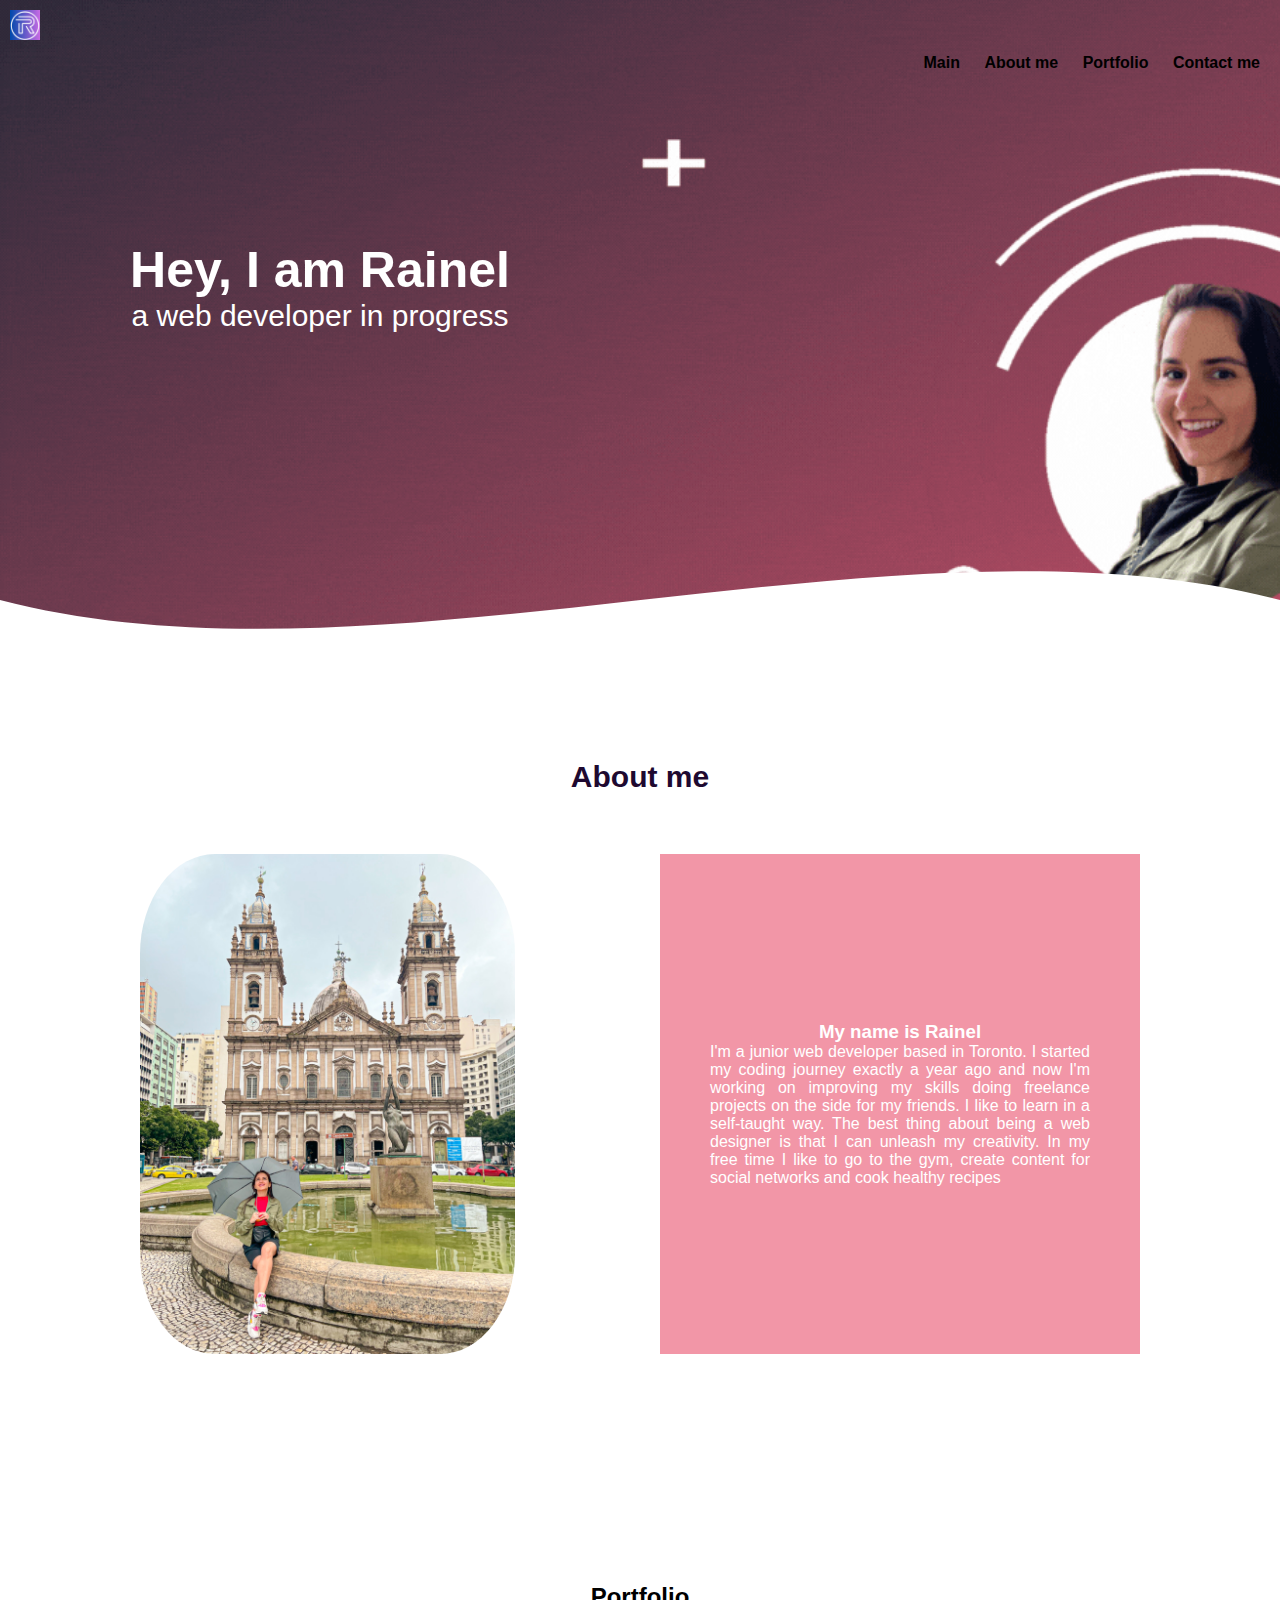
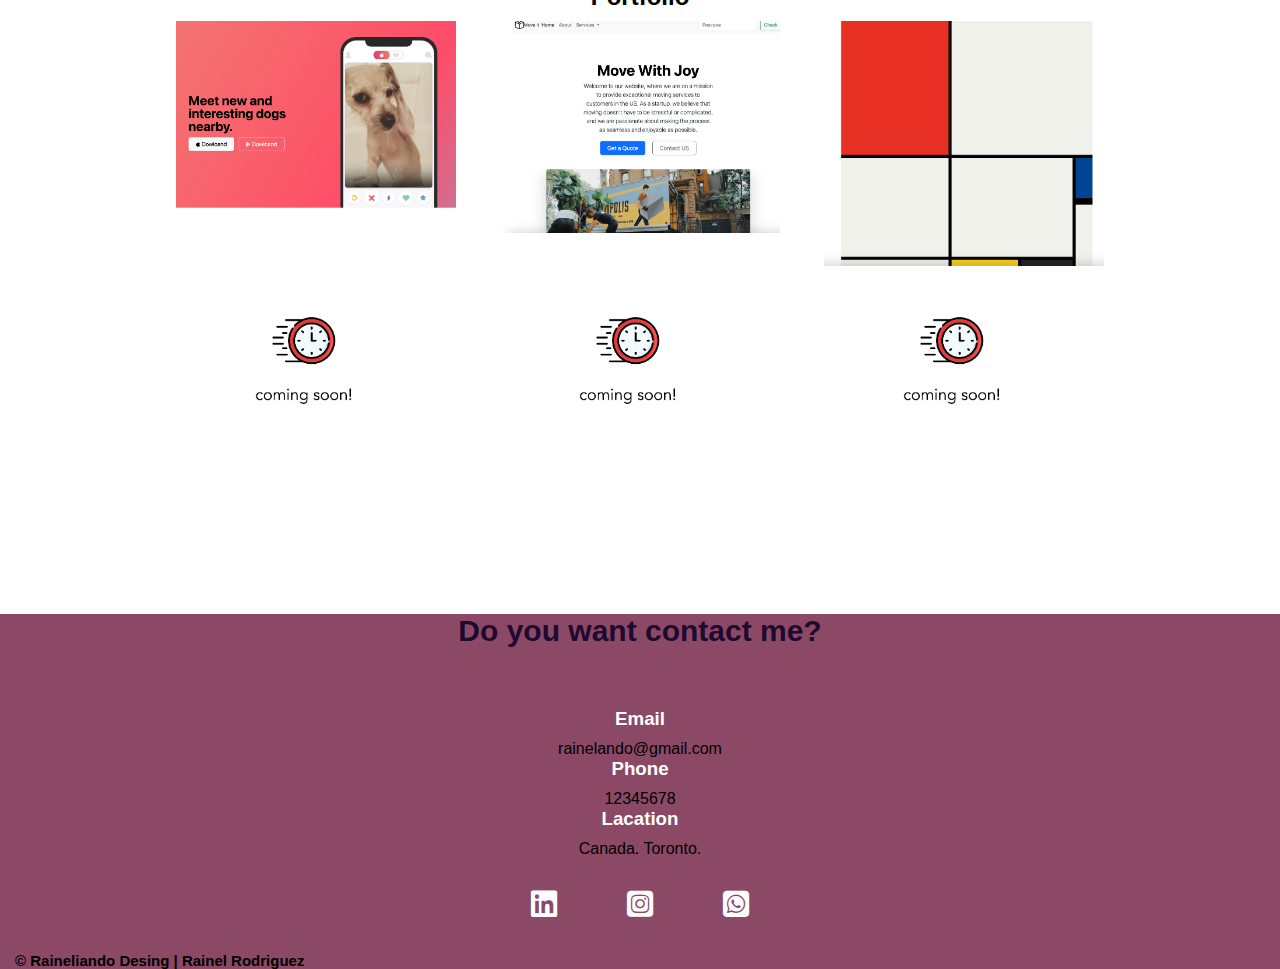
<file: index.html>
<!DOCTYPE html>
<html lang="en">
<head>
    <meta charset="UTF-8">
    <meta name="viewport" content="width=device-width, initial-scale=1.0">
    <title>Rainel's web</title>
    <link rel="shortcut icon" href="./imagenes/faviconrai.png" type="image/x-icon">
    <link rel="stylesheet" href="style.css"> 
    <link rel="preconnect" href="https://fonts.googleapis.com">
<link rel="preconnect" href="https://fonts.gstatic.com" crossorigin>
<link href="https://fonts.googleapis.com/css2?family=Open+Sans:ital,wght@0,300..800;1,300..800&display=swap" rel="stylesheet">
<link rel="stylesheet" href="https://cdnjs.cloudflare.com/ajax/libs/font-awesome/6.5.1/css/all.min.css">
</head>
<body>
<header>
    <img class="logo" src="./imagenes/faviconrai.png" alt="favicon">
    <nav id="main">
        <a href="#main">Main</a>
        <a href="#about">About me</a>
        <a href="#portfolio">Portfolio</a>
        <a href="#contact">Contact me</a>
    </nav>


 <section class="text-header">
    <h1>Hey, I am Rainel</h1>
    <h2> a web developer in progress</h2>
 </section>
<!-- Generated by https://smooth.ie/blogs/news/svg-wavey-transitions-between-sections -->

  <div class="wave" style="height: 150px; overflow: hidden;" ><svg viewBox="0 0 500 150" preserveAspectRatio="none" style="height: 100%; width: 100%;"><path d="M0.00,49.99 C150.00,150.00 351.46,-49.99 500.00,49.99 L500.00,150.00 L0.00,150.00 Z" style="stroke: none; fill: #fff;"></path></svg></div>
 </header>
    <!--about----->
    <main>
        <section class="container" id="about">
            <h2 class="titulo">About me</h2>
            <div class="container-aboutme">
                <img src="./imagenes/IMG_3142.JPG" height="500" alt="rainels photo" class="imagen-aboutme">
                <div class="text-about">
                    <h3>My name is Rainel</h3>
                    <p>I'm a junior web developer based in Toronto. I started my coding journey exactly a year ago and now I'm working on improving my skills doing freelance projects on the side for my friends. I like to learn in a self-taught way. The best thing about being a web designer is that I can unleash my creativity. In my free time I like to go to the gym, create content for social networks and cook healthy recipes</p>
                </div>
            </div>
        </section>
   
    

    <!--Portfolio-->
    <section class="portfolio" id="portfolio">
        <div class="galeria">
            <h2> Portfolio</h2>

            <div class="imagen"> 
                <img src="./imagenes/tindog.png" alt="tindog">
               <a href="./pag/11.3 TinDog Project/index.html"><div class="overlay">
                    <p>Tin dog project</p>
                </div></a> 
            </div>
            <div class="imagen"> 
                <img src="./imagenes/moveit.png" alt="moveit">
               <a href="./pag/11.2 Bootstrap Components/index.html"><div class="overlay">
                   <p>Move it project proyect</p>
                </div></a> 
            </div>

            <div class="imagen"> 
                <img src="./imagenes/modrianproyect.png" alt="modrianpint">
                <a href="./pag/10.3 Mondrian Project/index.html"><div class="overlay">
                     <p>Modrian Pint with html and CCS</p>
                </div></a>
            </div>
            <div class="imagen"> 
                <img src="./imagenes/comingsoon.png" alt="comingsoon">
                <a href="#"><div class="overlay">
                   <p> Name proyect</p>
               </div></a>
            </div>

            <div class="imagen"> 
                <img src="./imagenes/comingsoon.png" alt="comingsoon">
                <a href="#"><div class="overlay">
                   <p>Name proyect</p>
                </div> </a>
            </div>
            <div class="imagen"> 
                <img src="./imagenes/comingsoon.png" alt="comingsoon">
                <a href="./pag/10.3 Mondrian Project/index.html"> <div class="overlay">
                    <p>proyecto</p>
                </div></a>
            </div>

        </div>
    </section>
    
</main>
<footer id="contact">
    <div class="conainer-footer">
        <h2 class="titulo">Do you want contact me?</h2>

        <div class="content-foo">
            <h3>Email</h3>
            <p>rainelando@gmail.com</p>
    
            <h3>Phone</h3>
            <p>12345678</p>
      
            <h3>Lacation</h3>
            <p>Canada. Toronto.</p>
        
    </div>

    <div class="redes">
        <a href="#"><i class="fa-brands fa-linkedin"></i></a>
        <a href="https://www.instagram.com/raineliando?igsh=Ym84b29mY2pvc3Nx&utm_source=qr"><i class="fa-brands fa-square-instagram"></i></a>
        <a href="https://wa.me/5491157368133"><i class="fa-brands fa-square-whatsapp"></i></a>
    </div>
    <h2 class="titulo-final">&copy; Raineliando Desing | Rainel Rodriguez</h2>
</footer>

</body>
</html>
</file>
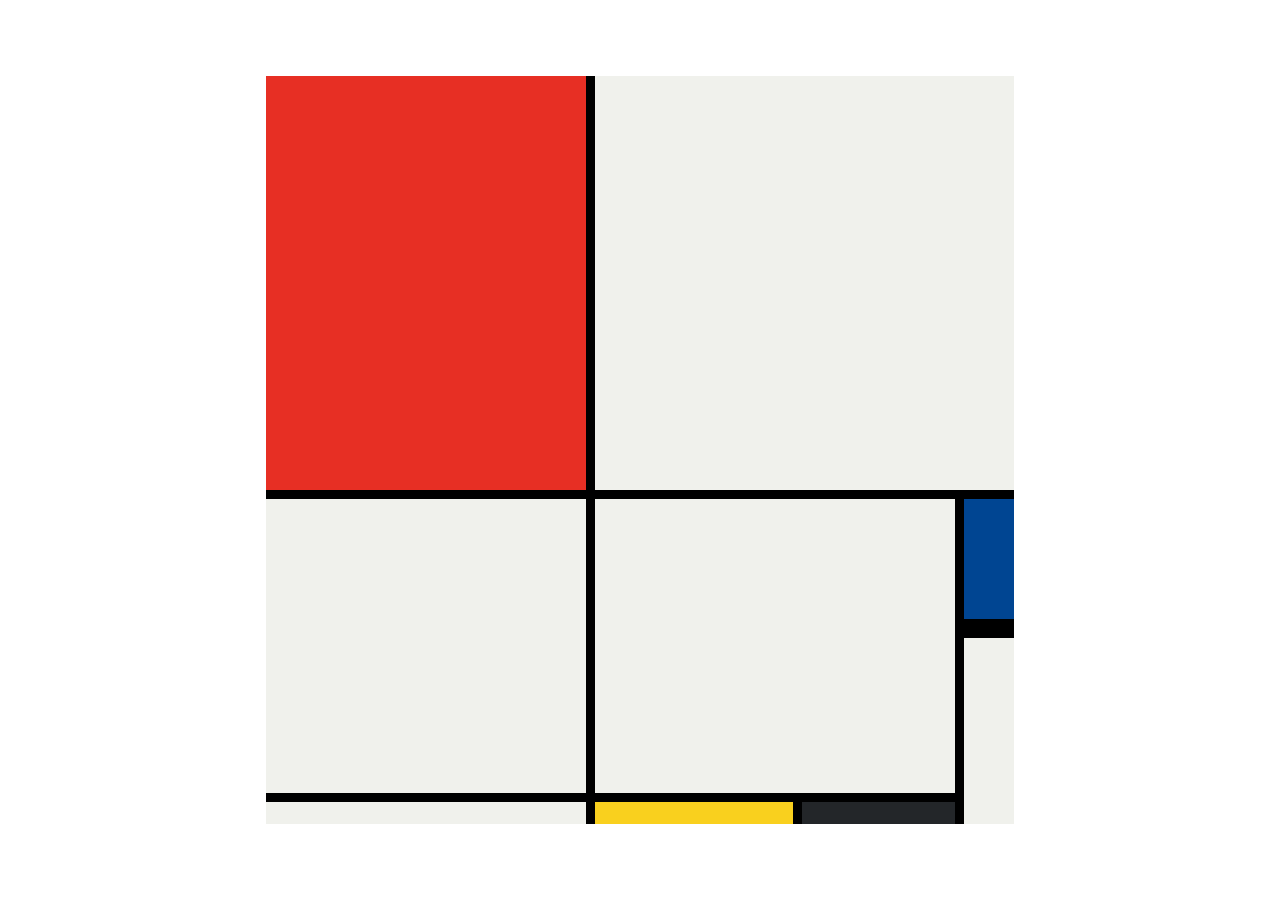
<file: pag/10.3 Mondrian Project/index.html>
<!DOCTYPE html>
<html lang="en">

<head>
  <meta charset="UTF-8">
  <meta name="viewport" content="width=device-width, initial-scale=1.0">
  <title>Mondrian Project</title>
  <style>
    /* 
    Write your CSS here 
    Gap Colour: #000
    White: #F0F1EC
    Red: #E72F24
    Black: #232629
    Blue: #004592
    Yellow: #F9D01E

    For dimensions, see dimensions.png image.
    HINT: Remember you can't change the properties of grid lines.
    But grid lines are transparent!
    */

    body {
      display: flex;
      justify-content: center;
      align-items: center;
      height: 100vh;
      margin: 0;
      padding: 0;
    }
    .container {
      display: grid;
      background-color: black;
      height: 748px;
      width: 748px;
      grid-template-columns: 320px 198px 153px 50px;
      grid-template-rows: 414px 130px 155px 22px;
      gap: 9px;
    }

    .item {
      background-color: #F0F1EC;
    }


    .rojo {
      background-color: #E72F24;
    }

    .blanco {
      grid-column: span 3;
    }

    .blanco2 {
      grid-row: span 2;
    }

    .blanco3 {
      grid-area: 2 / 2 / 4 /4
    }

    .azul {
      background-color: #004592;
      border-bottom: 10px solid #000;
    }

    .blanco4 {
      grid-row: span 2;
    }

    .amarillo {
      background-color: #F9D01E;
    }

    .negro {
      background-color: #232629;
    }
    
  </style>
</head>

<body>
<div class="container"> 
  <div class="item rojo"></div>
 <div class="item blanco"></div>
 <div class="item blanco2"></div>
 <div class="item blanco3"></div>

 <div class="item azul"></div>
 <div class="item blanco4"></div>

 <div class="item"></div>
 <div class="item amarillo"></div>
 <div Class="item negro"></div>
</div>

</body>

</html>
</file>
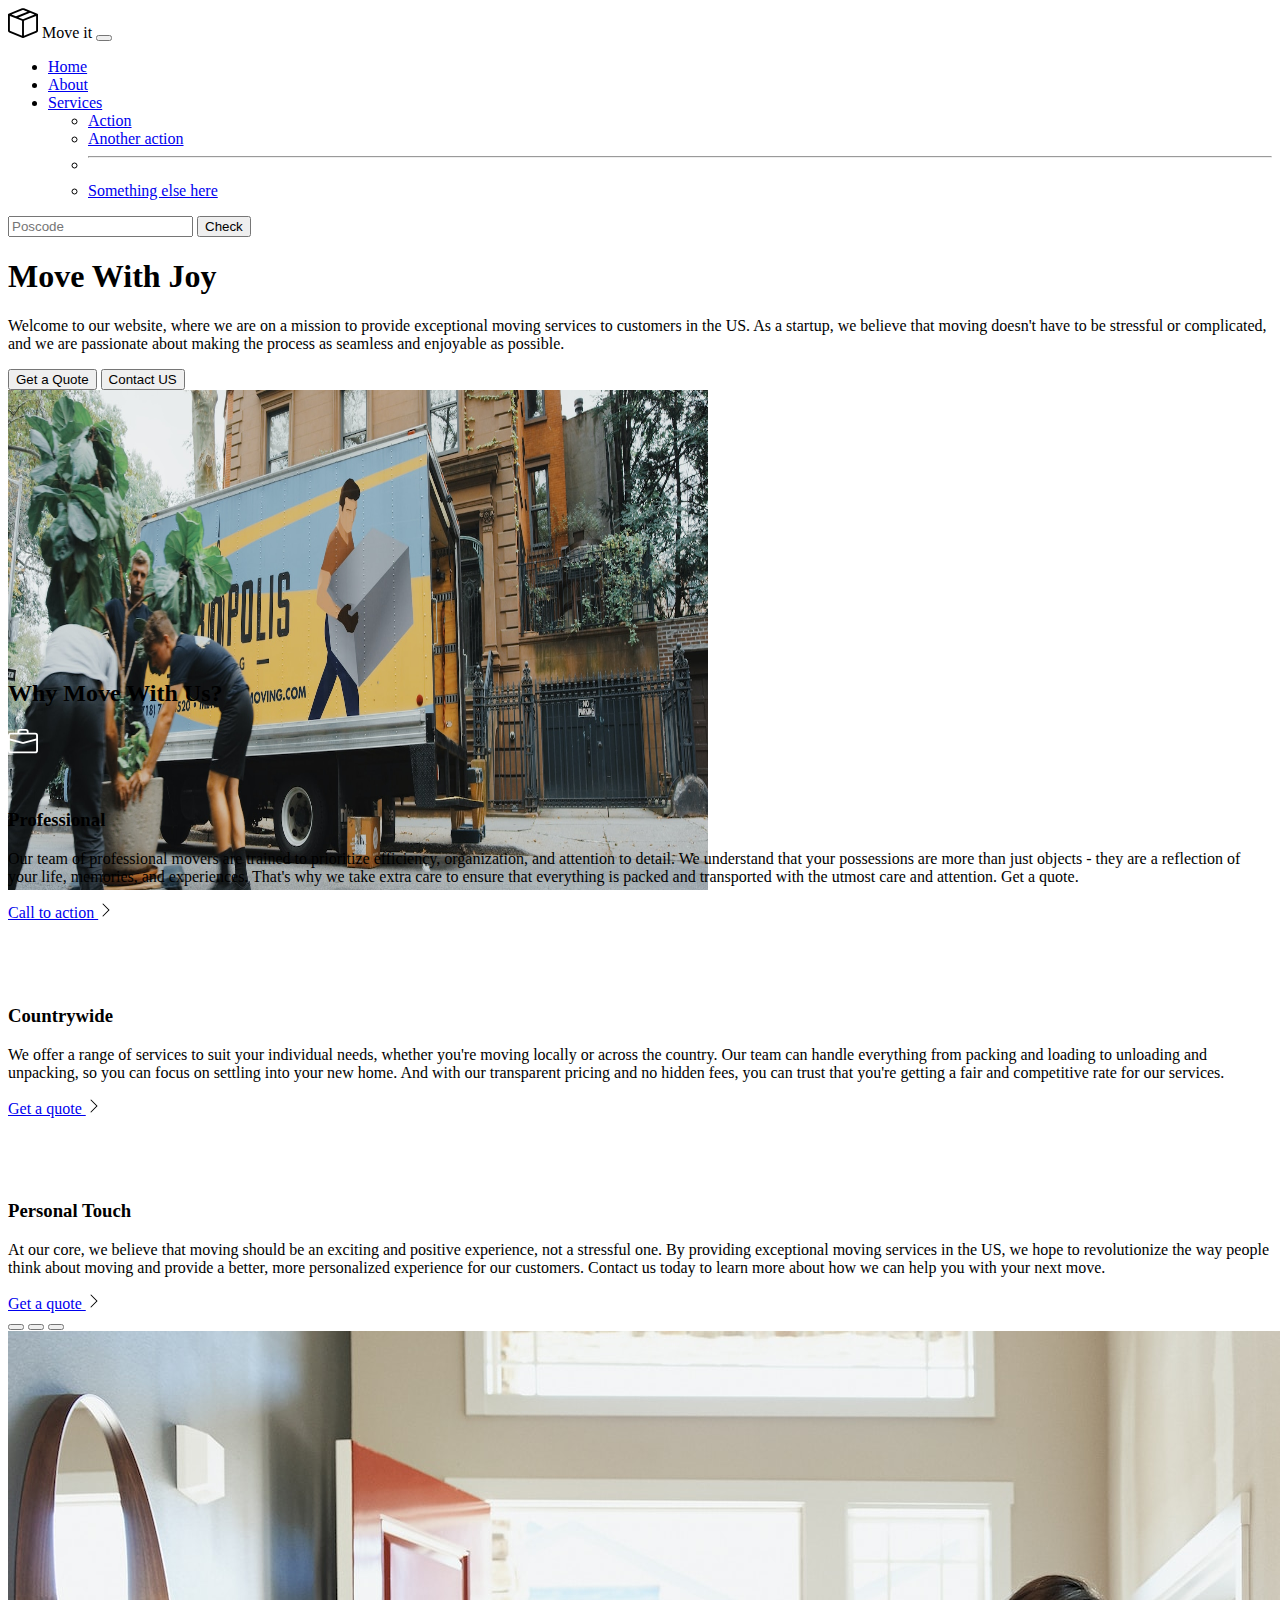
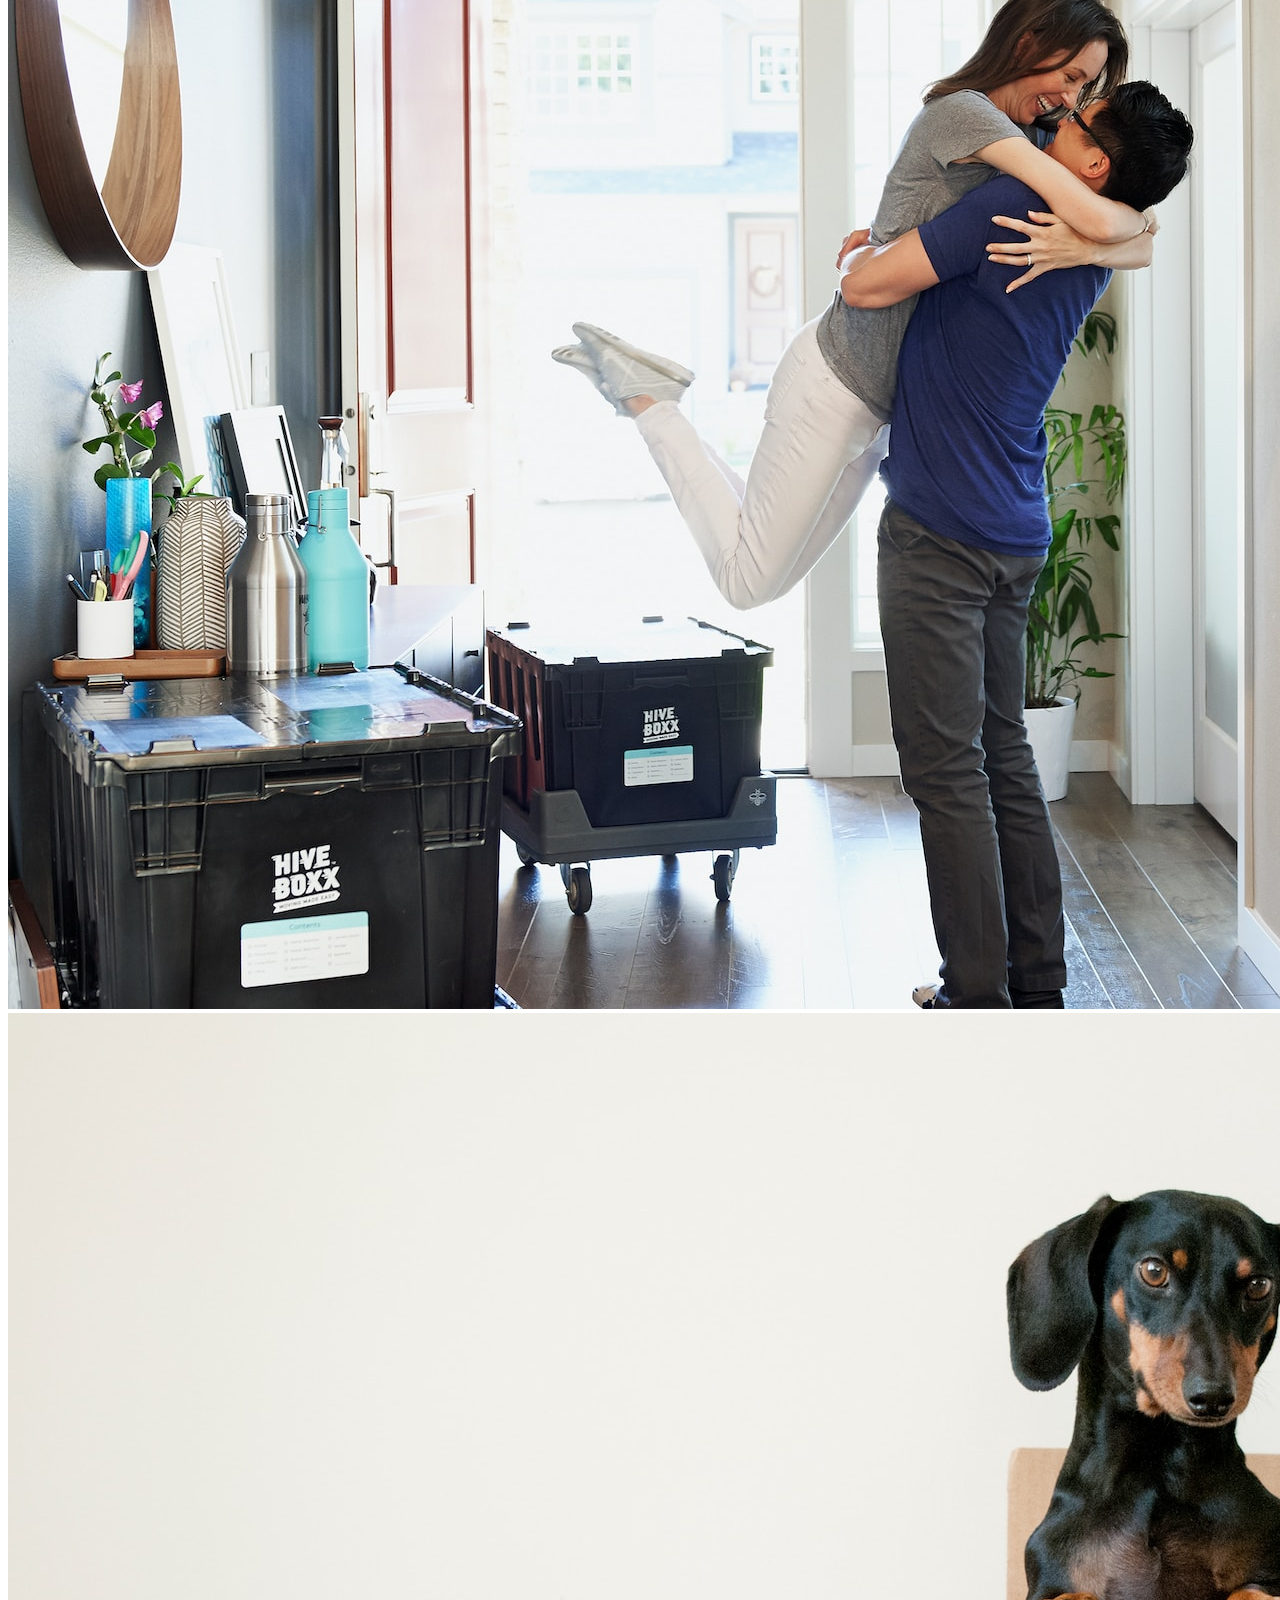
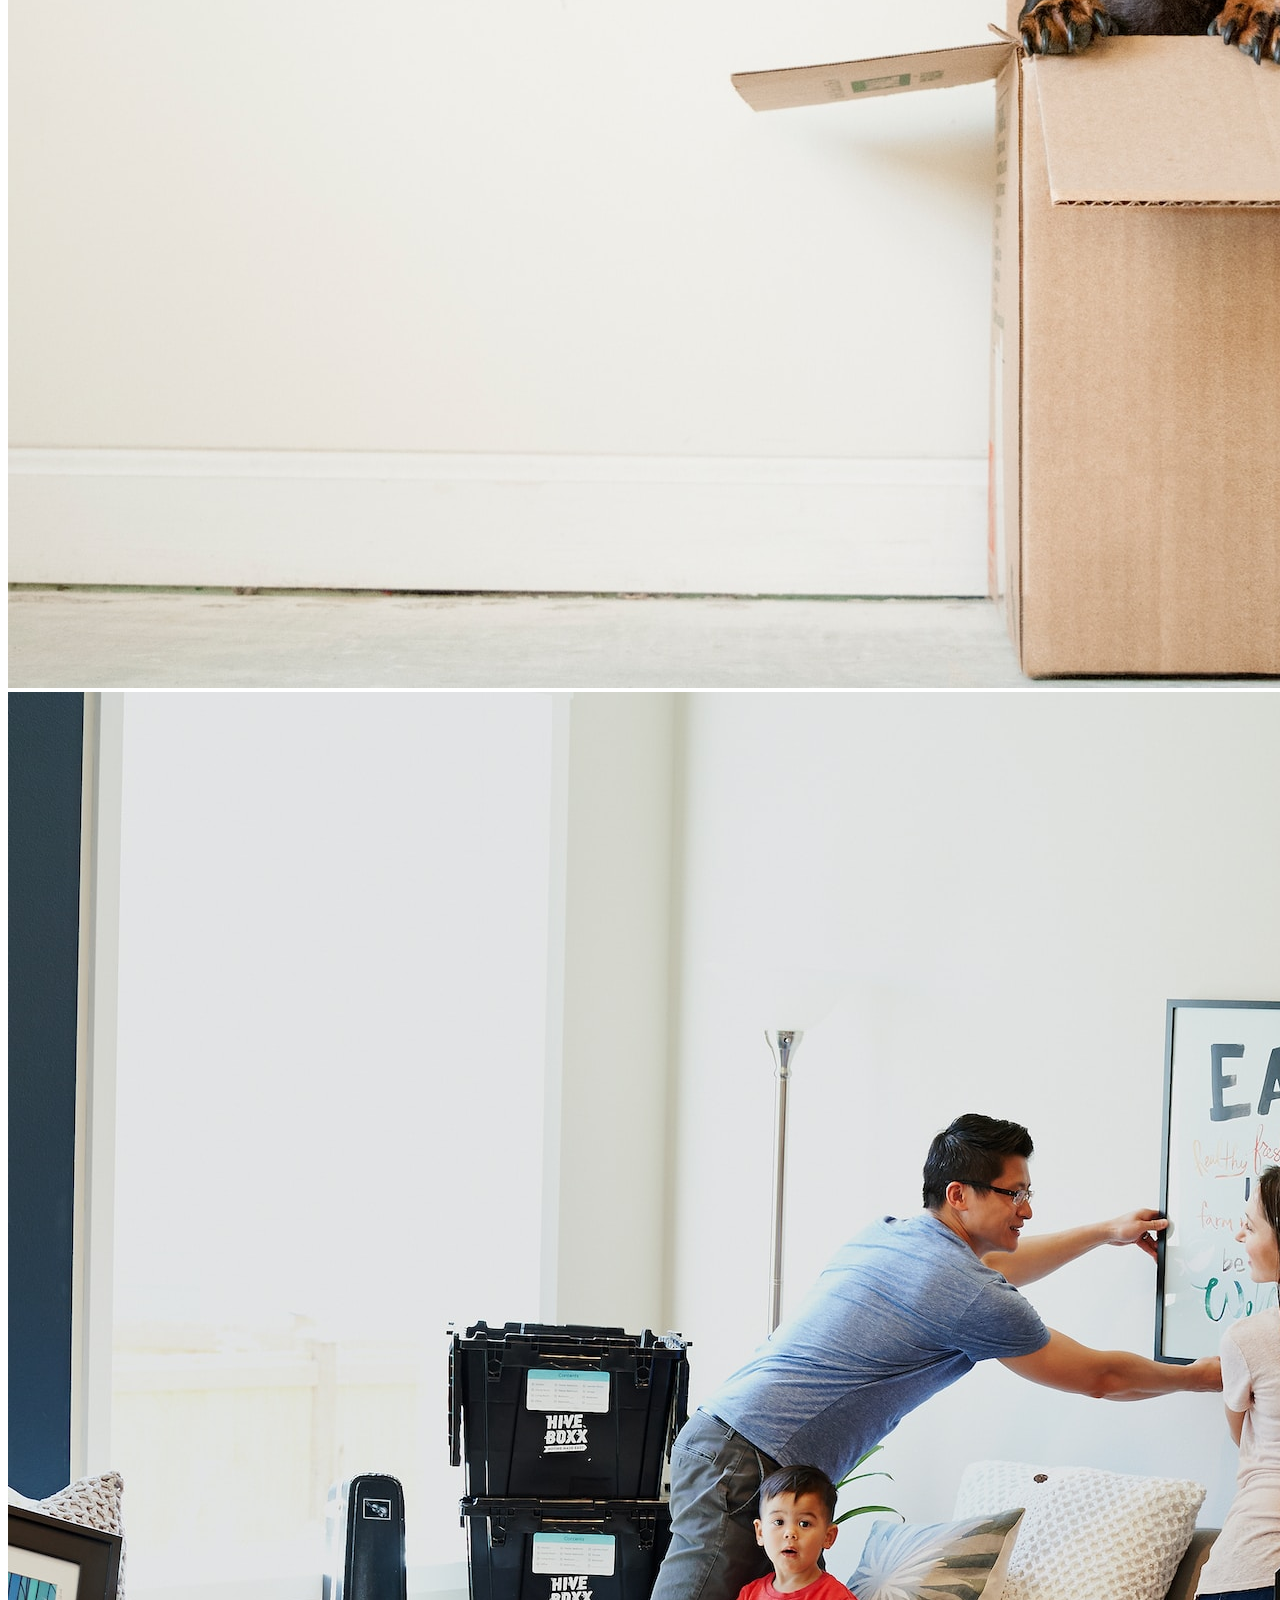
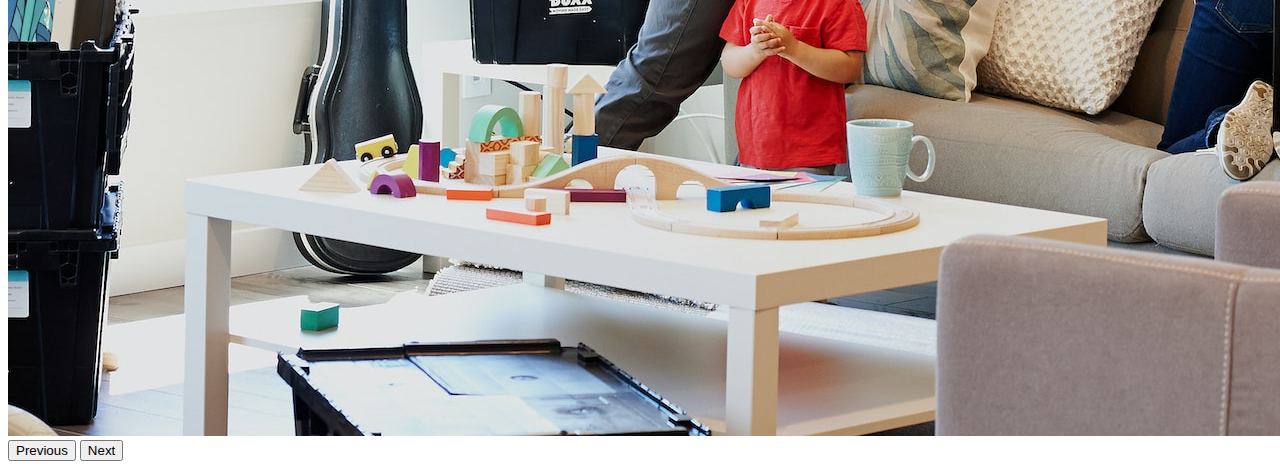
<file: pag/11.2 Bootstrap Components/index.html>
<!DOCTYPE html>
<html lang="en">

<head>
  <meta charset="UTF-8">
  <meta name="viewport" content="width=device-width, initial-scale=1.0">
  <title>Bootstrap Components</title>
  <link href="https://cdn.jsdelivr.net/npm/bootstrap@5.3.0-alpha2/dist/css/bootstrap.min.css" rel="stylesheet"
    integrity="sha384-aFq/bzH65dt+w6FI2ooMVUpc+21e0SRygnTpmBvdBgSdnuTN7QbdgL+OapgHtvPp" crossorigin="anonymous">
  <style>
    .feature-icon {
    width: 4rem;
    height: 4rem;
    border-radius: 0.75rem;
}

  </style>
</head>

<nav class="navbar navbar-expand-lg bg-body-tertiary">
  <div class="container-fluid"> <img src="./box-seam.svg" height="30"> Move it</a> 
    <button class="navbar-toggler" type="button" data-bs-toggle="collapse" data-bs-target="#navbarSupportedContent" aria-controls="navbarSupportedContent" aria-expanded="false" aria-label="Toggle navigation">
      <span class="navbar-toggler-icon"></span>
    </button>
    <div class="collapse navbar-collapse" id="navbarSupportedContent">
      <ul class="navbar-nav me-auto mb-2 mb-lg-0">
        <li class="nav-item">
          <a class="nav-link active" aria-current="page" href="#">Home</a>
        </li>
        <li class="nav-item">
          <a class="nav-link" href="#">About</a>
        </li>
        <li class="nav-item dropdown">
          <a class="nav-link dropdown-toggle" href="#" role="button" data-bs-toggle="dropdown" aria-expanded="false">
            Services
          </a>
          <ul class="dropdown-menu">
            <li><a class="dropdown-item" href="#">Action</a></li>
            <li><a class="dropdown-item" href="#">Another action</a></li>
            <li><hr class="dropdown-divider"></li>
            <li><a class="dropdown-item" href="#">Something else here</a></li>
          </ul>
        </li>
       
      </ul>
      <form class="d-flex" role="search">
        <input class="form-control me-2" type="search" placeholder="Poscode" aria-label="Search">
        <button class="btn btn-outline-success" type="submit">Check</button>
      </form>
    </div>
  </div>
</nav>

<div class="px-4 pt-5 my-5 text-center border-bottom">
  <h1 class="display-4 fw-bold text-body-emphasis">Move With Joy
  </h1>
  <div class="col-lg-6 mx-auto">
    <p class="lead mb-4">Welcome to our website, where we are on a mission to provide exceptional moving services to customers in the US. As a startup, we believe that moving doesn't have to be stressful or complicated, and we are passionate about making the process as seamless and enjoyable as possible.
    </p>
    <div class="d-grid gap-2 d-sm-flex justify-content-sm-center mb-5">
      <button type="button" class="btn btn-primary btn-lg px-4 me-sm-3">Get a Quote</button>
      <button type="button" class="btn btn-outline-secondary btn-lg px-4">Contact US</button>
    </div>
  </div>
  <div class="overflow-hidden" style="max-height: 30vh;">
    <div class="container px-5">
      <img src="./moving-van.jpg" class="img-fluid border rounded-3 shadow-lg mb-4" alt="Example image" width="700" height="500" loading="lazy">
    </div>
  </div>
</div>
<div class="container px-4 py-5" id="featured-3">
  <h2 class="pb-2 border-bottom">Why Move With Us?  </h2>
  <div class="row g-4 py-5 row-cols-1 row-cols-lg-3">
    <div class="feature col">
      <div class="feature-icon d-inline-flex align-items-center justify-content-center text-bg-primary bg-gradient fs-2 mb-3">
      <img src="./briefcase.svg" alt="briefcase" height="30">
      </div>
      <h3 class="fs-2 text-body-emphasis">Professional
      </h3>
      <p>Our team of professional movers are trained to prioritize efficiency, organization, and attention to detail. We understand that your possessions are more than just objects - they are a reflection of your life, memories, and experiences. That's why we take extra care to ensure that everything is packed and transported with the utmost care and attention.
        Get a quote.</p>
      <a href="#" class="icon-link">
        Call to action
        <img src="./chevron-right.svg" alt="chevron">
      </a>
    </div>
    <div class="feature col">
      <div class="feature-icon d-inline-flex align-items-center justify-content-center text-bg-primary bg-gradient fs-2 mb-3">
<img src="./bus-front.svg" alt="bus" height="30">
      </div>
      <h3 class="fs-2 text-body-emphasis">Countrywide</h3>
      <p>We offer a range of services to suit your individual needs, whether you're moving locally or across the country. Our team can handle everything from packing and loading to unloading and unpacking, so you can focus on settling into your new home. And with our transparent pricing and no hidden fees, you can trust that you're getting a fair and competitive rate for our services.</p>
      <a href="#" class="icon-link">
        Get a quote         <img src="./chevron-right.svg" alt="chevron">
      </a>
    </div>
    <div class="feature col">
      <div class="feature-icon d-inline-flex align-items-center justify-content-center text-bg-primary bg-gradient fs-2 mb-3">
<img src="./chat-square-heart.svg" alt="chat" height="30">
      </div>
      <h3 class="fs-2 text-body-emphasis">Personal Touch
      </h3>
      <p>At our core, we believe that moving should be an exciting and positive experience, not a stressful one. By providing exceptional moving services in the US, we hope to revolutionize the way people think about moving and provide a better, more personalized experience for our customers. Contact us today to learn more about how we can help you with your next move.
    </p>
      <a href="#" class="icon-link">
        Get a quote       <img src="./chevron-right.svg" alt="chevron">
      </a>
    </div>
  </div>
</div>

<body class="container">
<div>
  <div id="carouselExampleIndicators" class="carousel slide">
    <div class="carousel-indicators">
      <button type="button" data-bs-target="#carouselExampleIndicators" data-bs-slide-to="0" class="active" aria-current="true" aria-label="Slide 1"></button>
      <button type="button" data-bs-target="#carouselExampleIndicators" data-bs-slide-to="1" aria-label="Slide 2"></button>
      <button type="button" data-bs-target="#carouselExampleIndicators" data-bs-slide-to="2" aria-label="Slide 3"></button>
    </div>
    <div class="carousel-inner">
      <div class="carousel-item active">
        <img src="./couple.jpg" class="d-block w-100" alt="couple">
      </div>
      <div class="carousel-item">
        <img src="./dog.jpg" class="d-block w-100" alt="dog">
      </div>
      <div class="carousel-item">
        <img src="./family.jpg" class="d-block w-100" alt="family">
      </div>
    </div>
    <button class="carousel-control-prev" type="button" data-bs-target="#carouselExampleIndicators" data-bs-slide="prev">
      <span class="carousel-control-prev-icon" aria-hidden="true"></span>
      <span class="visually-hidden">Previous</span>
    </button>
    <button class="carousel-control-next" type="button" data-bs-target="#carouselExampleIndicators" data-bs-slide="next">
      <span class="carousel-control-next-icon" aria-hidden="true"></span>
      <span class="visually-hidden">Next</span>
    </button>
  </div>
</div>

  <script src="https://cdn.jsdelivr.net/npm/bootstrap@5.3.3/dist/js/bootstrap.bundle.min.js" integrity="sha384-YvpcrYf0tY3lHB60NNkmXc5s9fDVZLESaAA55NDzOxhy9GkcIdslK1eN7N6jIeHz" crossorigin="anonymous"></script>
</body>

</html>
</file>
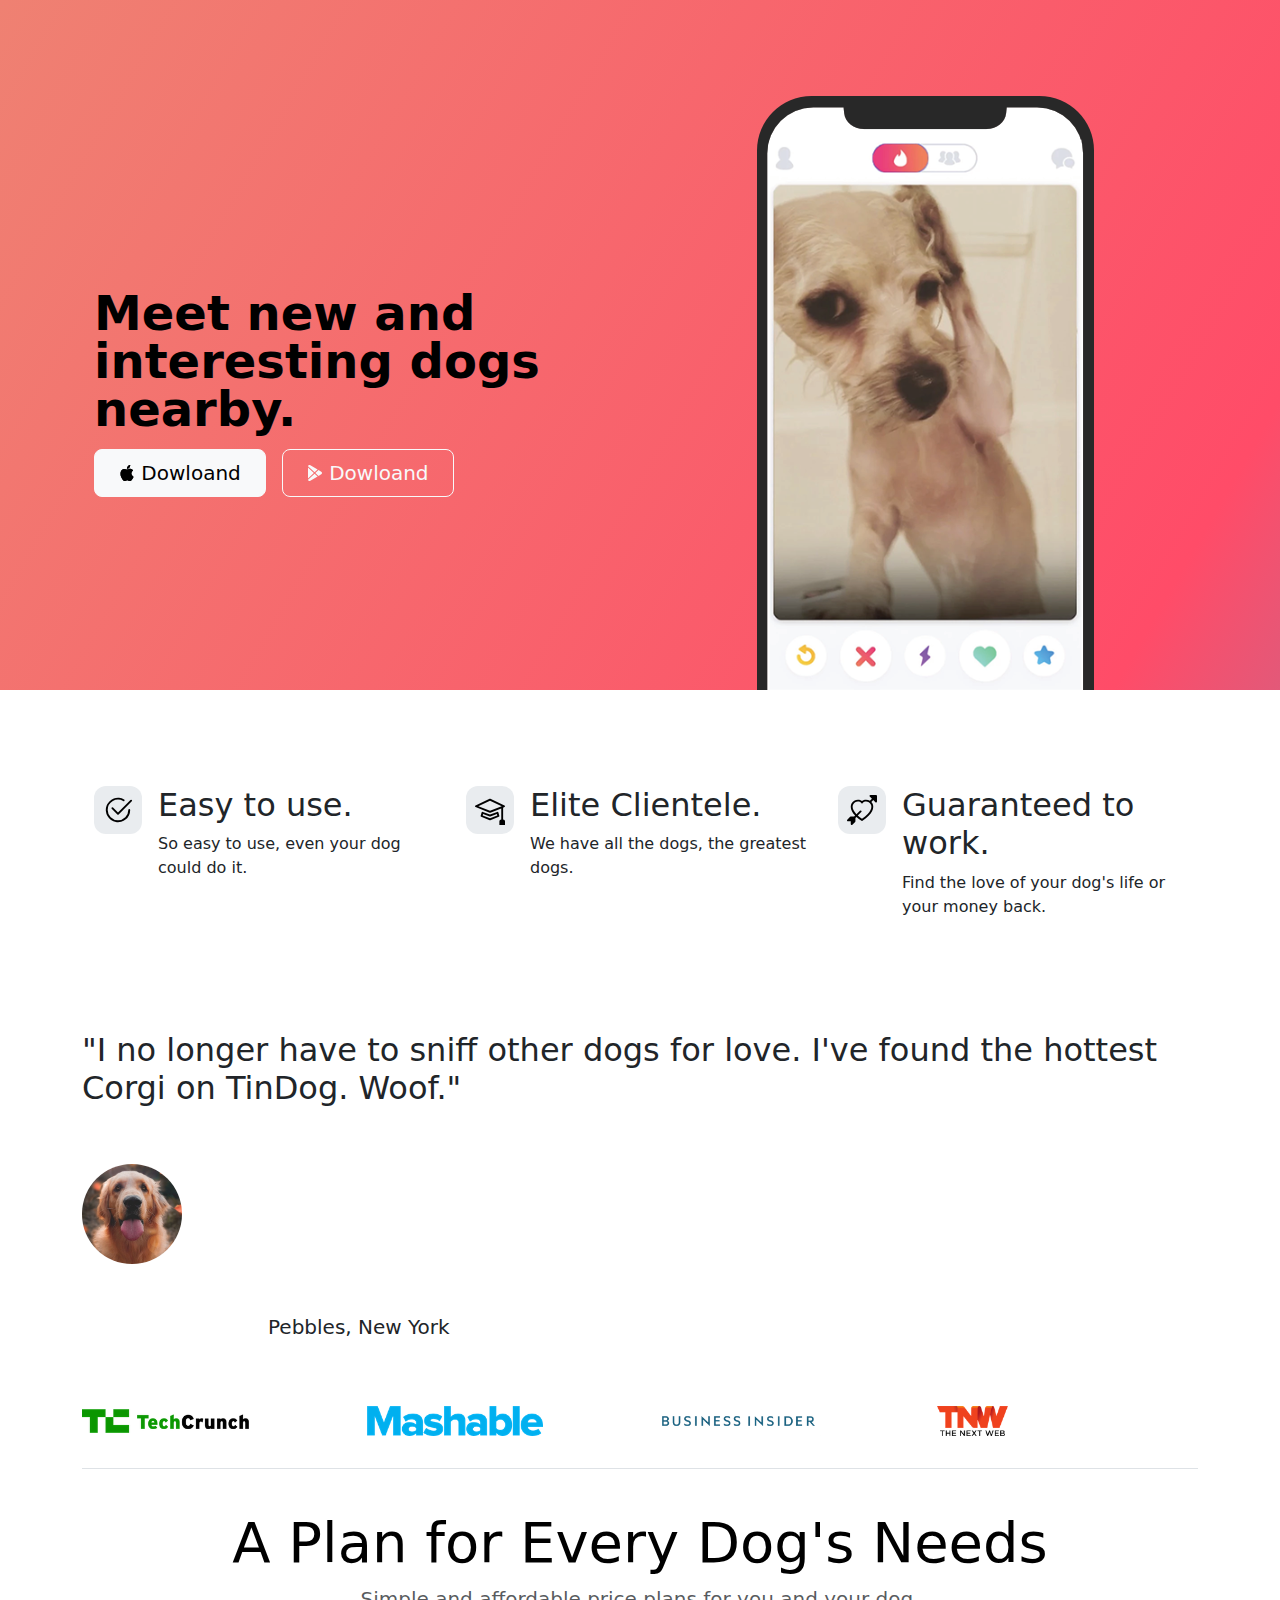
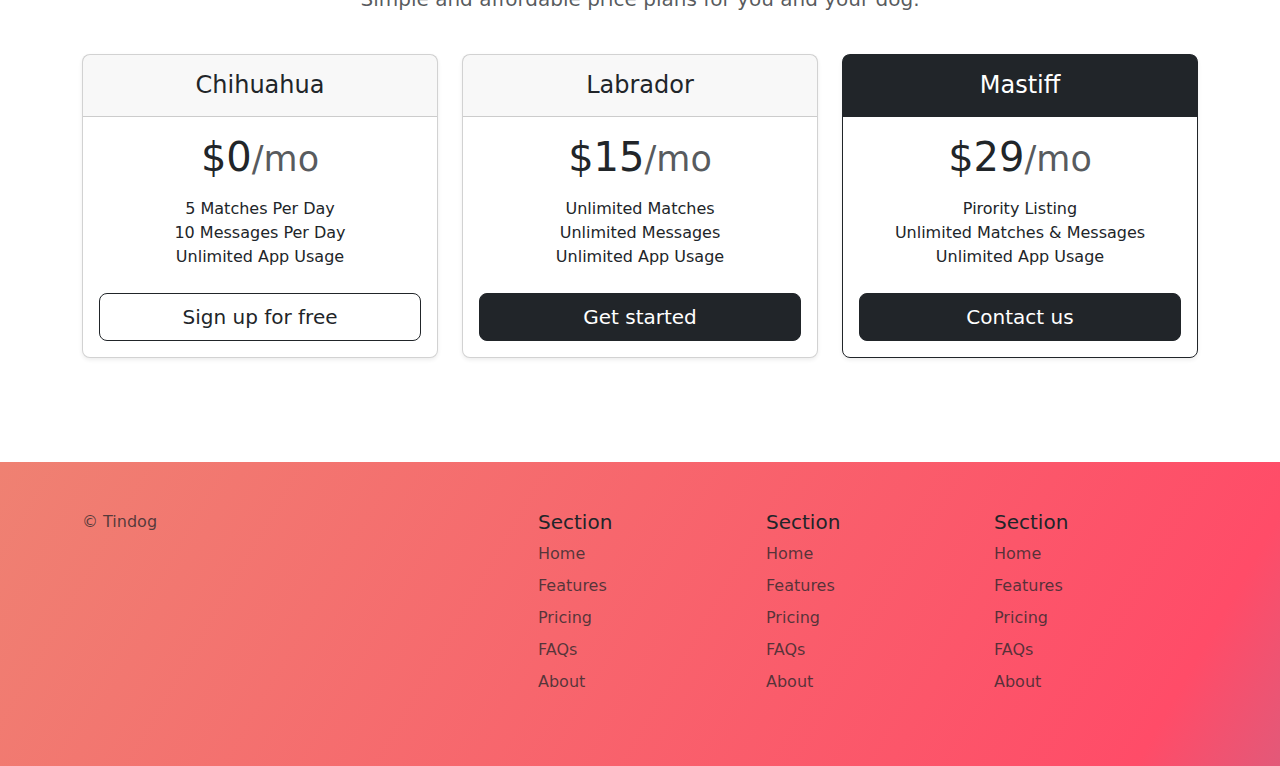
<file: pag/11.3 TinDog Project/index.html>
<!DOCTYPE html>
<html lang="en">

<head>
  <meta charset="UTF-8">
  <meta name="viewport" content="width=device-width, initial-scale=1.0">
  <title>TinDog</title>
  <link href="https://cdn.jsdelivr.net/npm/bootstrap@5.3.3/dist/css/bootstrap.min.css" rel="stylesheet" integrity="sha384-QWTKZyjpPEjISv5WaRU9OFeRpok6YctnYmDr5pNlyT2bRjXh0JMhjY6hW+ALEwIH" crossorigin="anonymous">
  <link rel="stylesheet" href="./css/solution.css">


</head>

<body>

  <!-- Title -->
  
    <section id="title" class="gradient-background">

    <div class="container col-xxl-8 px-4 pt-5">
      <div class="row flex-lg-row-reverse align-items-center g-5 pt-5">
        <div class="col-10 col-sm-8 col-lg-6">
  
          <img src="./images/iphone.png" class="d-block mx-lg-auto img-fluid" alt="dog"  height="200" loading="lazy">
        </div>
        <div class="col-lg-6">
          <h1 class="display-5 fw-bold text-body-emphasis lh-1 mb-3">Meet new and interesting dogs nearby.</h1>
          <div class="d-grid gap-2 d-md-flex justify-content-md-start">
            <button type="button" class="btn btn-light btn-lg px-4 me-md-2"><svg xmlns="http://www.w3.org/2000/svg" width="16" height="16" fill="currentColor"
              class="bi bi-apple mb-1" viewBox="0 0 16 16">
<path
                d="M11.182.008C11.148-.03 9.923.023 8.857 1.18c-1.066 1.156-.902 2.482-.878 2.516.024.034 1.52.087 2.475-1.258.955-1.345.762-2.391.728-2.43Zm3.314 11.733c-.048-.096-2.325-1.234-2.113-3.422.212-2.189 1.675-2.789 1.698-2.854.023-.065-.597-.79-1.254-1.157a3.692 3.692 0 0 0-1.563-.434c-.108-.003-.483-.095-1.254.116-.508.139-1.653.589-1.968.607-.316.018-1.256-.522-2.267-.665-.647-.125-1.333.131-1.824.328-.49.196-1.422.754-2.074 2.237-.652 1.482-.311 3.83-.067 4.56.244.729.625 1.924 1.273 2.796.576.984 1.34 1.667 1.659 1.899.319.232 1.219.386 1.843.067.502-.308 1.408-.485 1.766-.472.357.013 1.061.154 1.782.539.571.197 1.111.115 1.652-.105.541-.221 1.324-1.059 2.238-2.758.347-.79.505-1.217.473-1.282Z" />
<path
                d="M11.182.008C11.148-.03 9.923.023 8.857 1.18c-1.066 1.156-.902 2.482-.878 2.516.024.034 1.52.087 2.475-1.258.955-1.345.762-2.391.728-2.43Zm3.314 11.733c-.048-.096-2.325-1.234-2.113-3.422.212-2.189 1.675-2.789 1.698-2.854.023-.065-.597-.79-1.254-1.157a3.692 3.692 0 0 0-1.563-.434c-.108-.003-.483-.095-1.254.116-.508.139-1.653.589-1.968.607-.316.018-1.256-.522-2.267-.665-.647-.125-1.333.131-1.824.328-.49.196-1.422.754-2.074 2.237-.652 1.482-.311 3.83-.067 4.56.244.729.625 1.924 1.273 2.796.576.984 1.34 1.667 1.659 1.899.319.232 1.219.386 1.843.067.502-.308 1.408-.485 1.766-.472.357.013 1.061.154 1.782.539.571.197 1.111.115 1.652-.105.541-.221 1.324-1.059 2.238-2.758.347-.79.505-1.217.473-1.282Z" />
</svg> Dowloand</button> 
            
<path
                  d="M11.182.008C11.148-.03 9.923.023 8.857 1.18c-1.066 1.156-.902 2.482-.878 2.516.024.034 1.52.087 2.475-1.258.955-1.345.762-2.391.728-2.43Zm3.314 11.733c-.048-.096-2.325-1.234-2.113-3.422.212-2.189 1.675-2.789 1.698-2.854.023-.065-.597-.79-1.254-1.157a3.692 3.692 0 0 0-1.563-.434c-.108-.003-.483-.095-1.254.116-.508.139-1.653.589-1.968.607-.316.018-1.256-.522-2.267-.665-.647-.125-1.333.131-1.824.328-.49.196-1.422.754-2.074 2.237-.652 1.482-.311 3.83-.067 4.56.244.729.625 1.924 1.273 2.796.576.984 1.34 1.667 1.659 1.899.319.232 1.219.386 1.843.067.502-.308 1.408-.485 1.766-.472.357.013 1.061.154 1.782.539.571.197 1.111.115 1.652-.105.541-.221 1.324-1.059 2.238-2.758.347-.79.505-1.217.473-1.282Z" />
<path
                  d="M11.182.008C11.148-.03 9.923.023 8.857 1.18c-1.066 1.156-.902 2.482-.878 2.516.024.034 1.52.087 2.475-1.258.955-1.345.762-2.391.728-2.43Zm3.314 11.733c-.048-.096-2.325-1.234-2.113-3.422.212-2.189 1.675-2.789 1.698-2.854.023-.065-.597-.79-1.254-1.157a3.692 3.692 0 0 0-1.563-.434c-.108-.003-.483-.095-1.254.116-.508.139-1.653.589-1.968.607-.316.018-1.256-.522-2.267-.665-.647-.125-1.333.131-1.824.328-.49.196-1.422.754-2.074 2.237-.652 1.482-.311 3.83-.067 4.56.244.729.625 1.924 1.273 2.796.576.984 1.34 1.667 1.659 1.899.319.232 1.219.386 1.843.067.502-.308 1.408-.485 1.766-.472.357.013 1.061.154 1.782.539.571.197 1.111.115 1.652-.105.541-.221 1.324-1.059 2.238-2.758.347-.79.505-1.217.473-1.282Z" />
</svg>

            <button type="button" class="btn btn-outline-light btn-lg px-4">
              <svg xmlns="http://www.w3.org/2000/svg" width="16" height="16" fill="currentColor"
              class="bi bi-google-play mb-1" viewBox="0 0 16 16">
<path
                d="M14.222 9.374c1.037-.61 1.037-2.137 0-2.748L11.528 5.04 8.32 8l3.207 2.96 2.694-1.586Zm-3.595 2.116L7.583 8.68 1.03 14.73c.201 1.029 1.36 1.61 2.303 1.055l7.294-4.295ZM1 13.396V2.603L6.846 8 1 13.396ZM1.03 1.27l6.553 6.05 3.044-2.81L3.333.215C2.39-.341 1.231.24 1.03 1.27Z" />
</svg>  Dowloand </button>
          </div>
        </div>
      </div>
    </div>

  </section>
  <!-- Features -->
  <section id="features">
    <div class="container">

    
    <div class="container mt-5">
      <div class="row g-4 py-5 row-cols-1 row-cols-lg-3">
        <div class="col d-flex align-items-start">
          <div
            class="icon-square text-body-emphasis bg-body-secondary d-inline-flex align-items-center justify-content-center fs-4 flex-shrink-0 me-3">
            <svg xmlns="http://www.w3.org/2000/svg" height="30" fill="currentColor" class="bi bi-check2-circle"
              viewBox="0 0 16 16">
              <path
                d="M2.5 8a5.5 5.5 0 0 1 8.25-4.764.5.5 0 0 0 .5-.866A6.5 6.5 0 1 0 14.5 8a.5.5 0 0 0-1 0 5.5 5.5 0 1 1-11 0z" />
              <path
                d="M15.354 3.354a.5.5 0 0 0-.708-.708L8 9.293 5.354 6.646a.5.5 0 1 0-.708.708l3 3a.5.5 0 0 0 .708 0l7-7z" />
            </svg>
          </div>
          <div>
            <h3 class="fs-2">Easy to use.</h3>
            <p>So easy to use, even your dog could do it.</p>

          </div>
        </div>
        <div class="col d-flex align-items-start">
          <div
            class="icon-square text-body-emphasis bg-body-secondary d-inline-flex align-items-center justify-content-center fs-4 flex-shrink-0 me-3">
            <svg xmlns="http://www.w3.org/2000/svg" height="30" fill="currentColor" class="bi bi-mortarboard"
              viewBox="0 0 16 16">
              <path
                d="M8.211 2.047a.5.5 0 0 0-.422 0l-7.5 3.5a.5.5 0 0 0 .025.917l7.5 3a.5.5 0 0 0 .372 0L14 7.14V13a1 1 0 0 0-1 1v2h3v-2a1 1 0 0 0-1-1V6.739l.686-.275a.5.5 0 0 0 .025-.917l-7.5-3.5ZM8 8.46 1.758 5.965 8 3.052l6.242 2.913L8 8.46Z" />
              <path
                d="M4.176 9.032a.5.5 0 0 0-.656.327l-.5 1.7a.5.5 0 0 0 .294.605l4.5 1.8a.5.5 0 0 0 .372 0l4.5-1.8a.5.5 0 0 0 .294-.605l-.5-1.7a.5.5 0 0 0-.656-.327L8 10.466 4.176 9.032Zm-.068 1.873.22-.748 3.496 1.311a.5.5 0 0 0 .352 0l3.496-1.311.22.748L8 12.46l-3.892-1.556Z" />
            </svg>
          </div>
          <div>
            <h3 class="fs-2">Elite Clientele.</h3>
            <p>We have all the dogs, the greatest dogs.</p>

          </div>
        </div>
        <div class="col d-flex align-items-start">
          <div
            class="icon-square text-body-emphasis bg-body-secondary d-inline-flex align-items-center justify-content-center fs-4 flex-shrink-0 me-3">
            <svg xmlns="http://www.w3.org/2000/svg" height="30" fill="currentColor" class="bi bi-arrow-through-heart"
              viewBox="0 0 16 16">
              <path fill-rule="evenodd"
                d="M2.854 15.854A.5.5 0 0 1 2 15.5V14H.5a.5.5 0 0 1-.354-.854l1.5-1.5A.5.5 0 0 1 2 11.5h1.793l.53-.53c-.771-.802-1.328-1.58-1.704-2.32-.798-1.575-.775-2.996-.213-4.092C3.426 2.565 6.18 1.809 8 3.233c1.25-.98 2.944-.928 4.212-.152L13.292 2 12.147.854A.5.5 0 0 1 12.5 0h3a.5.5 0 0 1 .5.5v3a.5.5 0 0 1-.854.354L14 2.707l-1.006 1.006c.236.248.44.531.6.845.562 1.096.585 2.517-.213 4.092-.793 1.563-2.395 3.288-5.105 5.08L8 13.912l-.276-.182a21.86 21.86 0 0 1-2.685-2.062l-.539.54V14a.5.5 0 0 1-.146.354l-1.5 1.5Zm2.893-4.894A20.419 20.419 0 0 0 8 12.71c2.456-1.666 3.827-3.207 4.489-4.512.679-1.34.607-2.42.215-3.185-.817-1.595-3.087-2.054-4.346-.761L8 4.62l-.358-.368c-1.259-1.293-3.53-.834-4.346.761-.392.766-.464 1.845.215 3.185.323.636.815 1.33 1.519 2.065l1.866-1.867a.5.5 0 1 1 .708.708L5.747 10.96Z" />
            </svg>
          </div>
          <div>
            <h3 class="fs-2">Guaranteed to work.</h3>
            <p>Find the love of your dog's life or your money back.</p>

          </div>
        </div>
      </div>
    </div>
  </div>
  </section>

  <!-- Testimonial -->
  <section id="testimonial">

    <div class="container py-5">
  
      <h2>"I no longer have to sniff other dogs for love. I've found the hottest Corgi on TinDog. Woof."</h2>
      <img src="./images/dog-img.jpg" class="profile-img mt-5" alt="dog">
      <p class="col-lg-8 mx-auto lead mt-5">Pebbles, New York</p>
    </div>
    <div class="container">
      <div class="row"> 
    <div class="col-lg-3 col-sm-12">
    <img src="./images/techcrunch.png" alt="techcrunch" height="30">
    </div>

    <div class="col-lg-3 col-sm-12">
    <img src="./images/mashable.png" alt="mahable" height="30">
    </div>

    <div class="col-lg-3 col-sm-12">
    <img src="./images/bizinsider.png" alt="bizinsider" height="30">
    </div>
    <div class="col-lg-3 col-sm-12">
    <img src="./images/tnw.png" alt="tnw" height="30">
    </div>
    </div>
    </div>

  </section>
  <!-- Pricing -->
  <section id="pricing">

    <div class="container py-3">
      <header>
        <div class="d-flex flex-column flex-md-row align-items-center pb-3 mb-4 border-bottom">
          <a href="/" class="d-flex align-items-center link-body-emphasis text-decoration-none"></a>

        </div>
    
        <div class="pricing-header p-3 pb-md-4 mx-auto text-center">
          <h2 class="display-4 fw-normal text-body-emphasis">A Plan for Every Dog's Needs</h2>

          <p class="fs-5 text-body-secondary">Simple and affordable price plans for you and your dog.</p>
        </div>
      </header>
    
      <main>
        <div class="row row-cols-1 row-cols-md-3 mb-3 text-center">
          <div class="col">
            <div class="card mb-4 rounded-3 shadow-sm">
              <div class="card-header py-3">
                <h4 class="my-0 fw-normal">Chihuahua</h4>
              </div>
              <div class="card-body">
                <h1 class="card-title pricing-card-title">$0<small class="text-body-secondary fw-light">/mo</small></h1>
                <ul class="list-unstyled mt-3 mb-4">
                  <li>5 Matches Per Day</li>
                  <li>10 Messages Per Day</li>
                  <li>Unlimited App Usage</li>
                </ul>
                <button type="button" class="w-100 btn btn-lg btn-outline-dark">Sign up for free</button>
              </div>
            </div>
          </div>
          <div class="col">
            <div class="card mb-4 rounded-3 shadow-sm">
              <div class="card-header py-3">
                <h4 class="my-0 fw-normal">Labrador</h4>
              </div>
              <div class="card-body">
                <h1 class="card-title pricing-card-title">$15<small class="text-body-secondary fw-light">/mo</small></h1>
                <ul class="list-unstyled mt-3 mb-4">
                  <li>Unlimited Matches</li>
                  <li>Unlimited Messages</li>
                  <li>Unlimited App Usage</li>
                </ul>
                <button type="button" class="w-100 btn btn-lg btn-dark">Get started</button>
              </div>
            </div>
          </div>
          <div class="col">
            <div class="card mb-4 rounded-3 shadow-sm border-dark">
              <div class="card-header py-3 text-bg-dark border-dark">
                <h4 class="my-0 fw-normal">Mastiff</h4>
              </div>
              <div class="card-body">
                <h1 class="card-title pricing-card-title">$29<small class="text-body-secondary fw-light">/mo</small></h1>
                <ul class="list-unstyled mt-3 mb-4">
                  <li>Pirority Listing </li>
                  <li>Unlimited Matches & Messages</li>
                  <li>Unlimited App Usage</li>
                </ul>
                <button type="button" class="w-100 btn btn-lg btn-dark">Contact us</button>
              </div>
            </div>
          </div>
        </div>
    
        

  </section>
  <!-- Footer -->
  <section id="footer">
    <section id="footer" class="gradient-background">

      <div class="container">
        <footer class="row row-cols-1 row-cols-sm-2 row-cols-md-5 py-5 mt-5">
          <div class="col mb-3">
            <p class="text-body-secondary">© Tindog</p>
          </div>
      
          <div class="col mb-3">
      
          </div>
      
          <div class="col mb-3">
            <h5>Section</h5>
            <ul class="nav flex-column">
              <li class="nav-item mb-2"><a href="#" class="nav-link p-0 text-body-secondary">Home</a></li>
              <li class="nav-item mb-2"><a href="#" class="nav-link p-0 text-body-secondary">Features</a></li>
              <li class="nav-item mb-2"><a href="#" class="nav-link p-0 text-body-secondary">Pricing</a></li>
              <li class="nav-item mb-2"><a href="#" class="nav-link p-0 text-body-secondary">FAQs</a></li>
              <li class="nav-item mb-2"><a href="#" class="nav-link p-0 text-body-secondary">About</a></li>
            </ul>
          </div>
      
          <div class="col mb-3">
            <h5>Section</h5>
            <ul class="nav flex-column">
              <li class="nav-item mb-2"><a href="#" class="nav-link p-0 text-body-secondary">Home</a></li>
              <li class="nav-item mb-2"><a href="#" class="nav-link p-0 text-body-secondary">Features</a></li>
              <li class="nav-item mb-2"><a href="#" class="nav-link p-0 text-body-secondary">Pricing</a></li>
              <li class="nav-item mb-2"><a href="#" class="nav-link p-0 text-body-secondary">FAQs</a></li>
              <li class="nav-item mb-2"><a href="#" class="nav-link p-0 text-body-secondary">About</a></li>
            </ul>
          </div>
      
          <div class="col mb-3">
            <h5>Section</h5>
            <ul class="nav flex-column">
              <li class="nav-item mb-2"><a href="#" class="nav-link p-0 text-body-secondary">Home</a></li>
              <li class="nav-item mb-2"><a href="#" class="nav-link p-0 text-body-secondary">Features</a></li>
              <li class="nav-item mb-2"><a href="#" class="nav-link p-0 text-body-secondary">Pricing</a></li>
              <li class="nav-item mb-2"><a href="#" class="nav-link p-0 text-body-secondary">FAQs</a></li>
              <li class="nav-item mb-2"><a href="#" class="nav-link p-0 text-body-secondary">About</a></li>
            </ul>
          </div>
        </footer>
      </div>
    </section>

  </section>
</body>

</html>
</file>
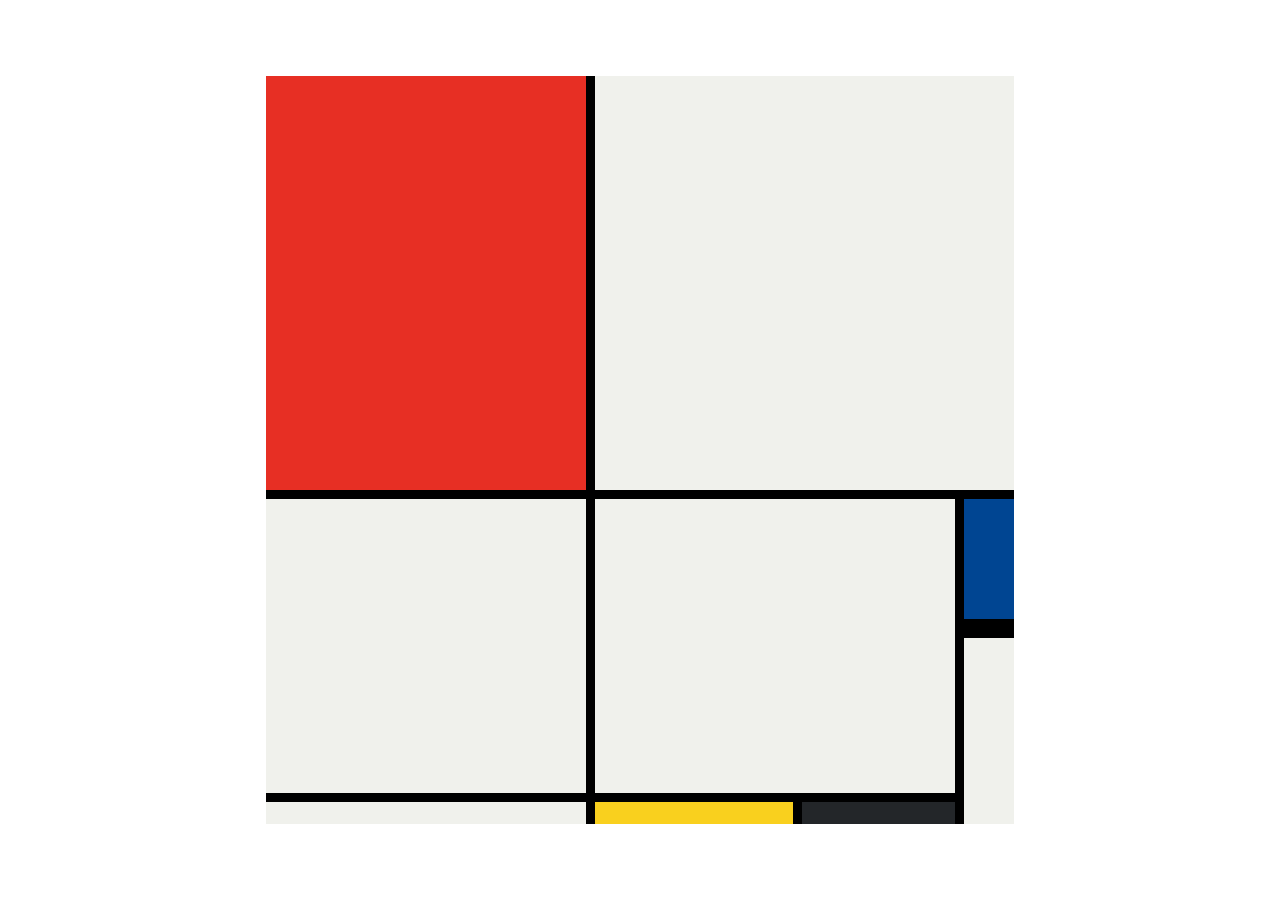
<file: pag/10.3 Mondrian Project/solution.html>
<!DOCTYPE html>
<html lang="en">

<head>
  <meta charset="UTF-8">
  <meta name="viewport" content="width=device-width, initial-scale=1.0">
  <title>Mondrian Project</title>
  <style>
    /* 
    Write your CSS here 
    Line Colour: #000
    White: #F0F1EC
    Red: #E72F24
    Black: #232629
    Blue: #004592
    Yellow: #F9D01E
    */
    body {
      display: flex;
      justify-content: center;
      align-items: center;
      height: 100vh;
      margin: 0;
      padding: 0;
    }

    .container {
      display: grid;
      background-color: #000;
      height: 748px;
      width: 748px;
      grid-template-columns: 320px 198px 153px 50px;
      grid-template-rows: 414px 130px 155px 22px;
      gap: 9px;
    }

    .item {
      background-color: #F0F1EC;
    }

    .red {
      background-color: #E72F24;
    }

    .white1 {
      grid-column: span 3;
    }

    .white2 {
      grid-row: span 2;
    }

    .white3 {
      grid-area: 2 / 2 / 4 /4
    }

    .blue {
      background-color: #004592;
      border-bottom: 10px solid #000;
    }

    .white4 {
      grid-row: span 2;
    }

    .yellow {
      background-color: #F9D01E;
    }

    .black {
      background-color: #232629;
    }
  </style>
</head>

<body>
  <!-- Write your HTML here -->

  <div class="container">
    <div class="item red"></div>
    <div class="item white1"></div>
    <div class="item white2"></div>
    <div class="item white3"></div>

    <div class="item blue"></div>
    <div class="item white4"></div>

    <div class="item"></div>
    <div class="item yellow"></div>
    <div class="item black"></div>
  </div>
</body>

</html>
</file>
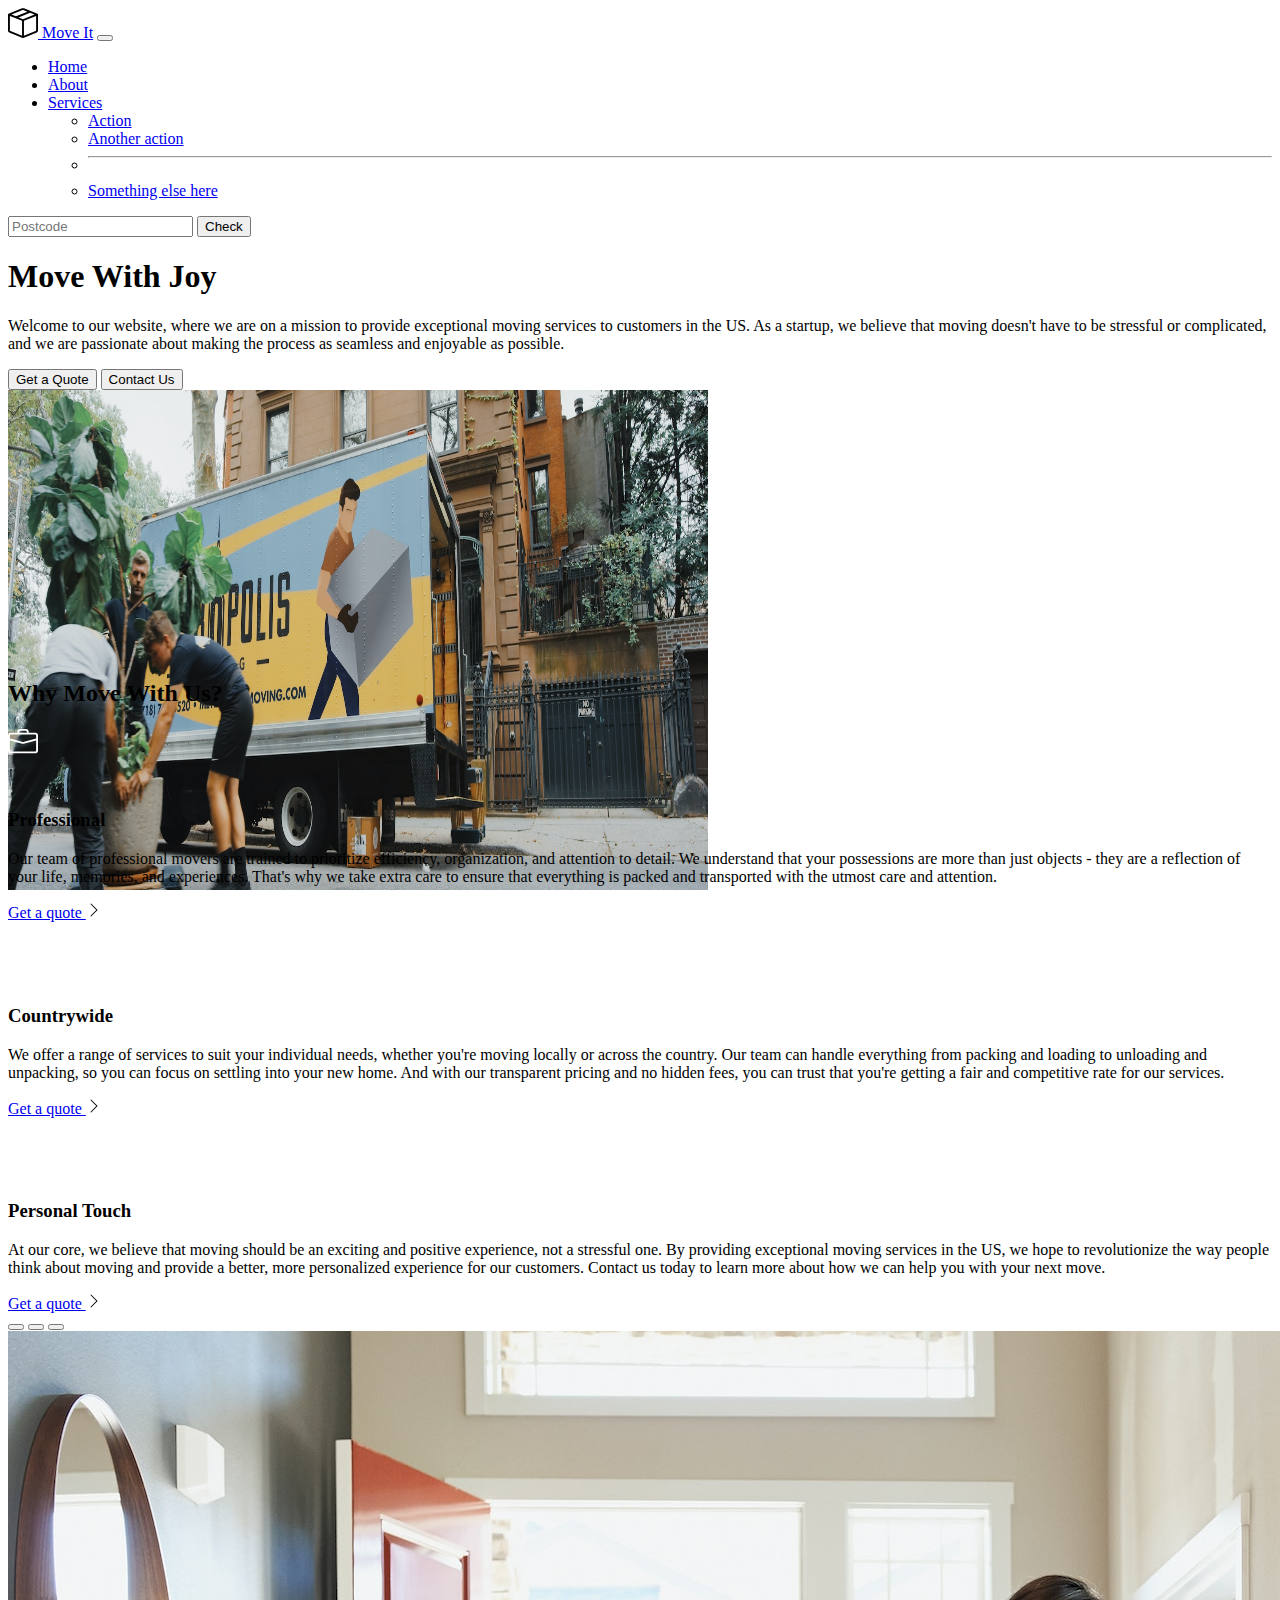
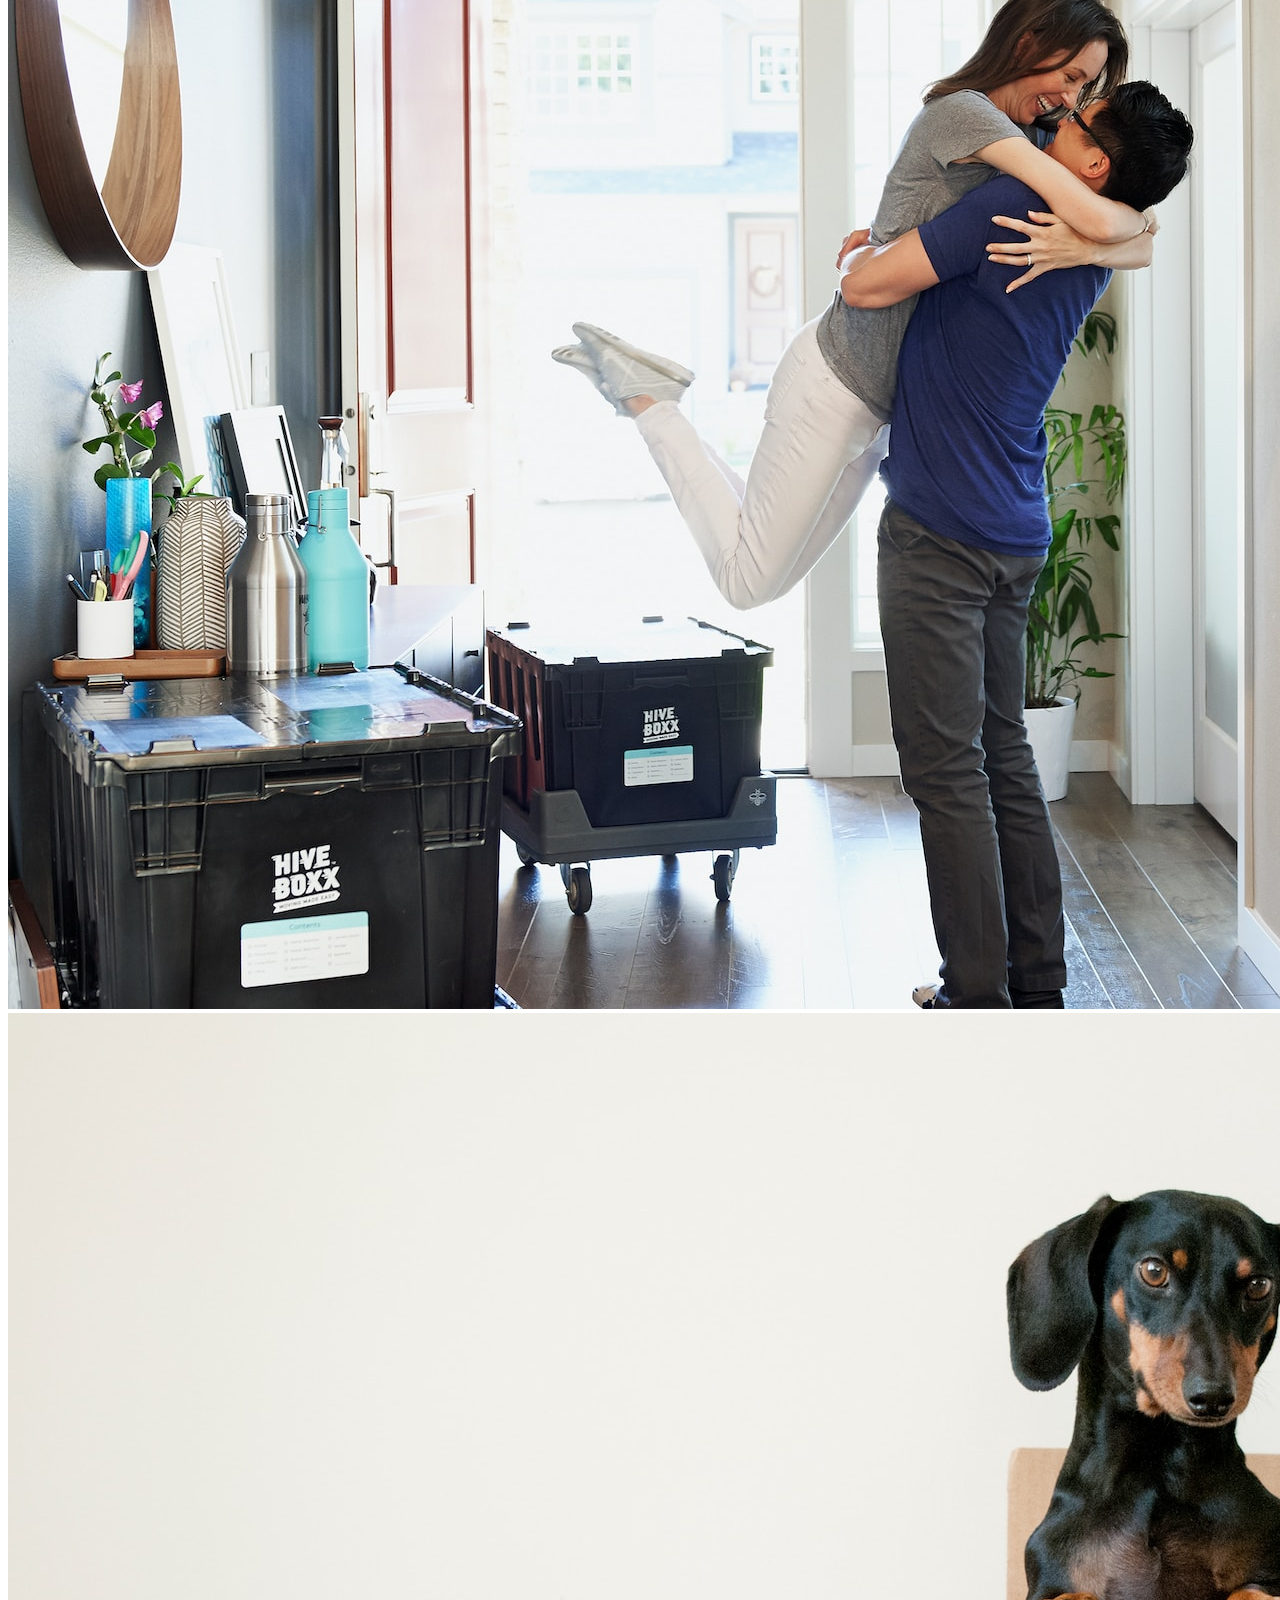
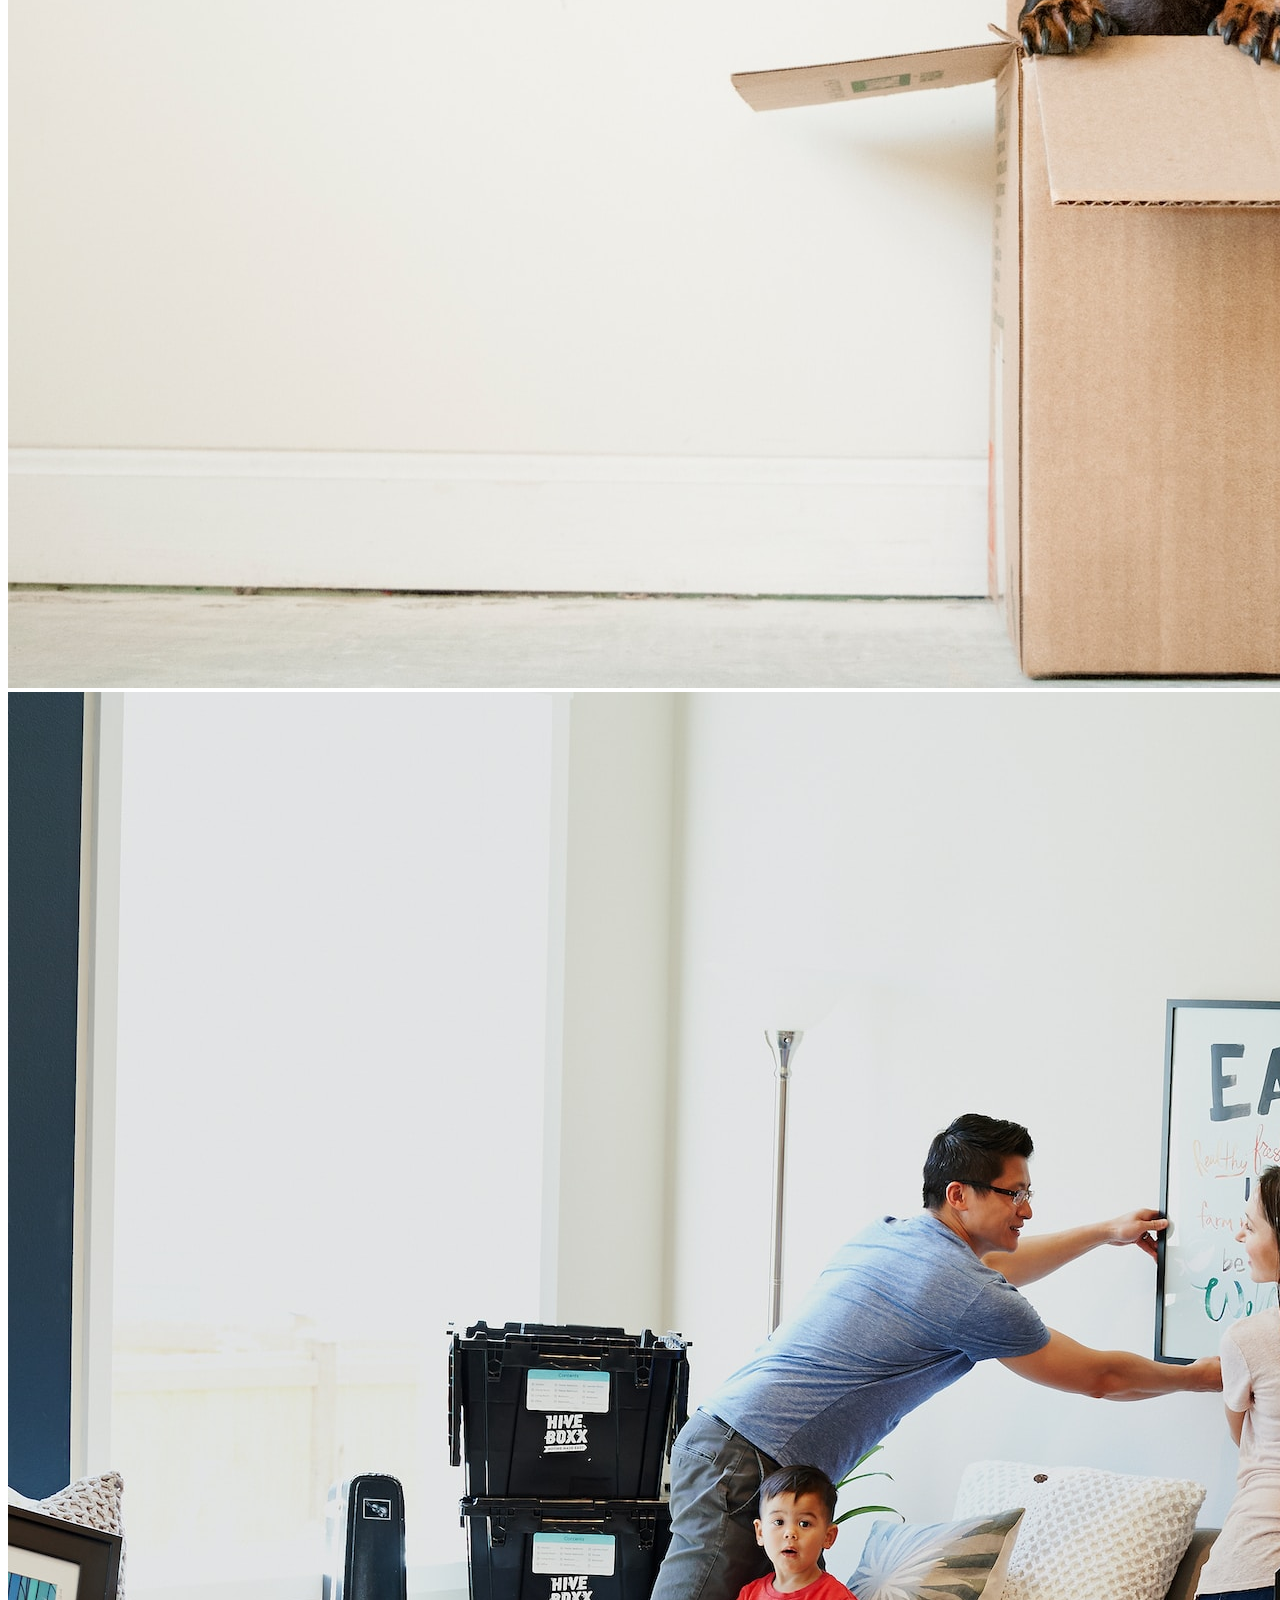
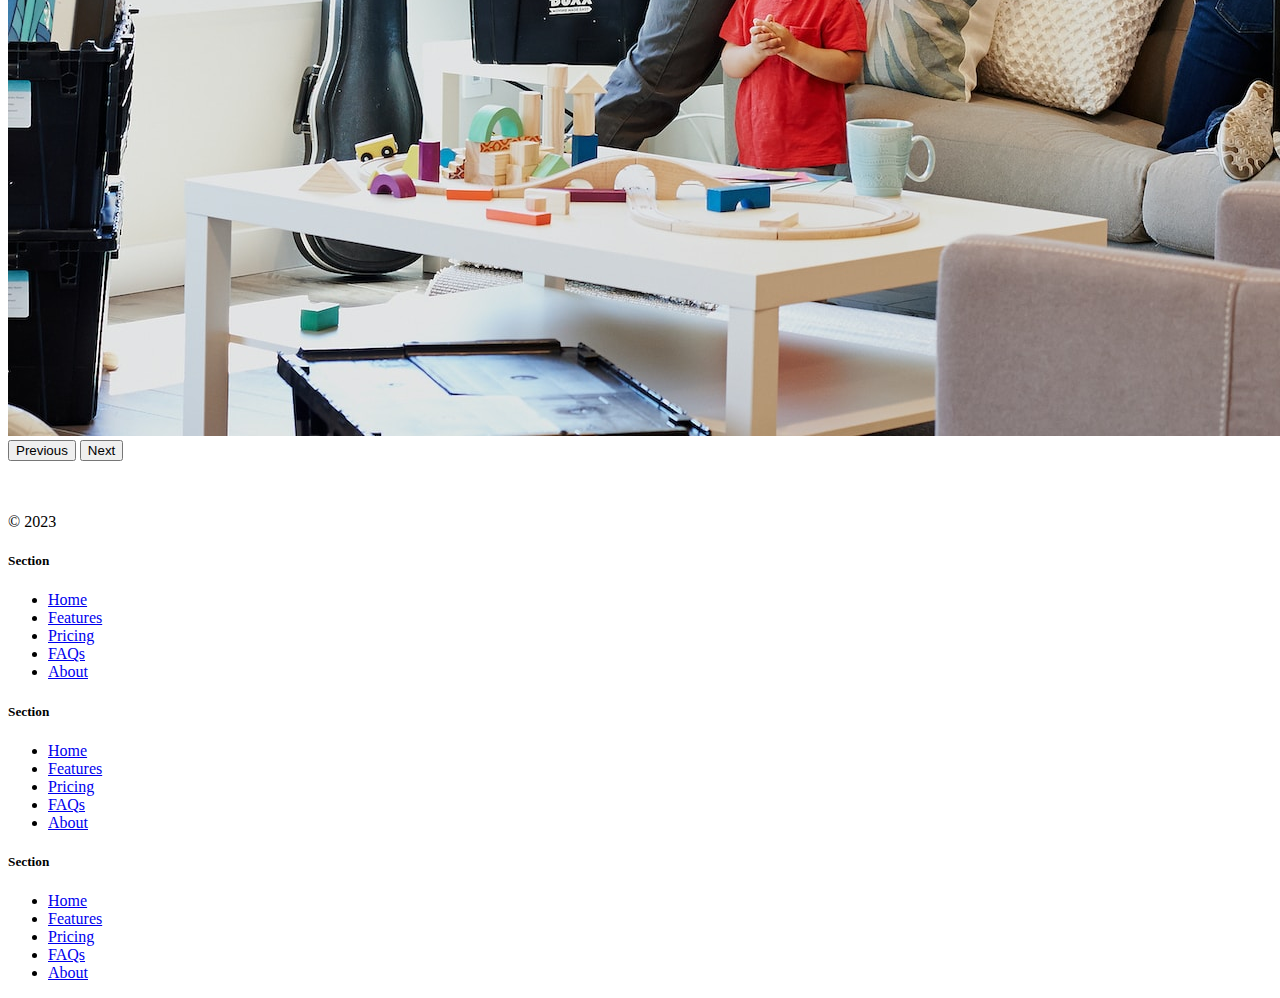
<file: pag/11.2 Bootstrap Components/solution.html>
<!DOCTYPE html>
<html lang="en">

<head>
  <meta charset="UTF-8">
  <meta name="viewport" content="width=device-width, initial-scale=1.0">
  <title>Bootstrap Components</title>
  <link href="https://cdn.jsdelivr.net/npm/bootstrap@5.3.0-alpha2/dist/css/bootstrap.min.css" rel="stylesheet"
    integrity="sha384-aFq/bzH65dt+w6FI2ooMVUpc+21e0SRygnTpmBvdBgSdnuTN7QbdgL+OapgHtvPp" crossorigin="anonymous">
  <style>
    .feature-icon {
      width: 4rem;
      height: 4rem;
      border-radius: 0.75rem;
    }
  </style>
</head>

<body>

  <nav class="navbar navbar-expand-lg bg-body-tertiary">
    <div class="container-fluid">
      <a class="navbar-brand" href="#"><img src="./box-seam.svg" alt="moveit brand icon" height="30"> Move It</a>
      <button class="navbar-toggler" type="button" data-bs-toggle="collapse" data-bs-target="#navbarSupportedContent"
        aria-controls="navbarSupportedContent" aria-expanded="false" aria-label="Toggle navigation">
        <span class="navbar-toggler-icon"></span>
      </button>
      <div class="collapse navbar-collapse" id="navbarSupportedContent">
        <ul class="navbar-nav me-auto mb-2 mb-lg-0">
          <li class="nav-item">
            <a class="nav-link active" aria-current="page" href="#">Home</a>
          </li>
          <li class="nav-item">
            <a class="nav-link" href="#">About</a>
          </li>
          <li class="nav-item dropdown">
            <a class="nav-link dropdown-toggle" href="#" role="button" data-bs-toggle="dropdown" aria-expanded="false">
              Services
            </a>
            <ul class="dropdown-menu">
              <li><a class="dropdown-item" href="#">Action</a></li>
              <li><a class="dropdown-item" href="#">Another action</a></li>
              <li>
                <hr class="dropdown-divider">
              </li>
              <li><a class="dropdown-item" href="#">Something else here</a></li>
            </ul>
          </li>
        </ul>
        <form class="d-flex" role="search">
          <input class="form-control me-2" type="search" placeholder="Postcode" aria-label="Search">
          <button class="btn btn-outline-success" type="submit">Check</button>
        </form>
      </div>
    </div>
  </nav>


  <div class="px-4 pt-5 my-5 text-center border-bottom">
    <h1 class="display-4 fw-bold text-body-emphasis">Move With Joy</h1>
    <div class="col-lg-6 mx-auto">
      <p class="lead mb-4">Welcome to our website, where we are on a mission to provide exceptional moving services to
        customers in the US. As a
        startup, we believe that moving doesn't have to be stressful or complicated, and we are passionate about making
        the
        process as seamless and enjoyable as possible.
      </p>
      <div class="d-grid gap-2 d-sm-flex justify-content-sm-center mb-5">
        <button type="button" class="btn btn-primary btn-lg px-4 me-sm-3">Get a Quote</button>
        <button type="button" class="btn btn-outline-secondary btn-lg px-4">Contact Us</button>
      </div>
    </div>
    <div class="overflow-hidden" style="max-height: 30vh;">
      <div class="container px-5">
        <img src="./moving-van.jpg" class="img-fluid border rounded-3 shadow-lg mb-4" alt="Example image" width="700"
          height="500" loading="lazy">
      </div>
    </div>
  </div>

  <div class="container px-4 py-5" id="featured-3">
    <h2 class="pb-2 border-bottom">Why Move With Us?</h2>
    <div class="row g-4 py-5 row-cols-1 row-cols-lg-3">
      <div class="feature col">
        <div
          class="feature-icon d-inline-flex align-items-center justify-content-center text-bg-primary bg-gradient fs-2 mb-3">
          <img src="./briefcase.svg" alt="briefcase" height="30">
        </div>
        <h3 class="fs-2">Professional</h3>
        <p>Our team of professional movers are trained to prioritize efficiency, organization, and attention to detail.
          We
          understand that your possessions are more than just objects - they are a reflection of your life, memories,
          and
          experiences. That's why we take extra care to ensure that everything is packed and transported with the utmost
          care and
          attention.</p>
        <a href="#" class="icon-link">
          Get a quote
          <img src="./chevron-right.svg" alt="chevron-right">
        </a>
      </div>
      <div class="feature col">
        <div
          class="feature-icon d-inline-flex align-items-center justify-content-center text-bg-primary bg-gradient fs-2 mb-3">
          <img src="./bus-front.svg" alt="bus-front" height="30">
        </div>
        <h3 class="fs-2">Countrywide</h3>
        <p>We offer a range of services to suit your individual needs, whether you're moving locally or across the
          country. Our
          team can handle everything from packing and loading to unloading and unpacking, so you can focus on settling
          into your
          new home. And with our transparent pricing and no hidden fees, you can trust that you're getting a fair and
          competitive
          rate for our services.</p>
        <a href="#" class="icon-link">
          Get a quote
          <img src="./chevron-right.svg" alt="chevron-right">
        </a>
      </div>
      <div class="feature col">
        <div
          class="feature-icon d-inline-flex align-items-center justify-content-center text-bg-primary bg-gradient fs-2 mb-3">
          <img src="./chat-square-heart.svg" alt="chat-square-heart" height="30">
        </div>
        <h3 class="fs-2">Personal Touch</h3>
        <p>At our core, we believe that moving should be an exciting and positive experience, not a stressful one. By
          providing
          exceptional moving services in the US, we hope to revolutionize the way people think about moving and provide
          a better,
          more personalized experience for our customers. Contact us today to learn more about how we can help you with
          your next
          move.</p>
        <a href="#" class="icon-link">
          Get a quote
          <img src="./chevron-right.svg" alt="chevron-right">
        </a>
      </div>
    </div>
  </div>
  <div class="container">
    <div id="carouselExampleIndicators" class="carousel slide">
      <div class="carousel-indicators">
        <button type="button" data-bs-target="#carouselExampleIndicators" data-bs-slide-to="0" class="active"
          aria-current="true" aria-label="Slide 1"></button>
        <button type="button" data-bs-target="#carouselExampleIndicators" data-bs-slide-to="1"
          aria-label="Slide 2"></button>
        <button type="button" data-bs-target="#carouselExampleIndicators" data-bs-slide-to="2"
          aria-label="Slide 3"></button>
      </div>
      <div class="carousel-inner">
        <div class="carousel-item active">
          <img src="./couple.jpg" class="d-block w-100" alt="couple">
        </div>
        <div class="carousel-item">
          <img src="./dog.jpg" class="d-block w-100" alt="dog">
        </div>
        <div class="carousel-item">
          <img src="./family.jpg" class="d-block w-100" alt="family">
        </div>
      </div>
      <button class="carousel-control-prev" type="button" data-bs-target="#carouselExampleIndicators"
        data-bs-slide="prev">
        <span class="carousel-control-prev-icon" aria-hidden="true"></span>
        <span class="visually-hidden">Previous</span>
      </button>
      <button class="carousel-control-next" type="button" data-bs-target="#carouselExampleIndicators"
        data-bs-slide="next">
        <span class="carousel-control-next-icon" aria-hidden="true"></span>
        <span class="visually-hidden">Next</span>
      </button>
    </div>
  </div>

  <div class="container">
    <footer class="row row-cols-1 row-cols-sm-2 row-cols-md-5 py-5 my-5 border-top">
      <div class="col mb-3">
        <a href="/" class="d-flex align-items-center mb-3 link-body-emphasis text-decoration-none">
          <svg class="bi me-2" width="40" height="32">
            <use xlink:href="#bootstrap"></use>
          </svg>
        </a>
        <p class="text-body-secondary">© 2023</p>
      </div>

      <div class="col mb-3">

      </div>

      <div class="col mb-3">
        <h5>Section</h5>
        <ul class="nav flex-column">
          <li class="nav-item mb-2"><a href="#" class="nav-link p-0 text-body-secondary">Home</a></li>
          <li class="nav-item mb-2"><a href="#" class="nav-link p-0 text-body-secondary">Features</a></li>
          <li class="nav-item mb-2"><a href="#" class="nav-link p-0 text-body-secondary">Pricing</a></li>
          <li class="nav-item mb-2"><a href="#" class="nav-link p-0 text-body-secondary">FAQs</a></li>
          <li class="nav-item mb-2"><a href="#" class="nav-link p-0 text-body-secondary">About</a></li>
        </ul>
      </div>

      <div class="col mb-3">
        <h5>Section</h5>
        <ul class="nav flex-column">
          <li class="nav-item mb-2"><a href="#" class="nav-link p-0 text-body-secondary">Home</a></li>
          <li class="nav-item mb-2"><a href="#" class="nav-link p-0 text-body-secondary">Features</a></li>
          <li class="nav-item mb-2"><a href="#" class="nav-link p-0 text-body-secondary">Pricing</a></li>
          <li class="nav-item mb-2"><a href="#" class="nav-link p-0 text-body-secondary">FAQs</a></li>
          <li class="nav-item mb-2"><a href="#" class="nav-link p-0 text-body-secondary">About</a></li>
        </ul>
      </div>

      <div class="col mb-3">
        <h5>Section</h5>
        <ul class="nav flex-column">
          <li class="nav-item mb-2"><a href="#" class="nav-link p-0 text-body-secondary">Home</a></li>
          <li class="nav-item mb-2"><a href="#" class="nav-link p-0 text-body-secondary">Features</a></li>
          <li class="nav-item mb-2"><a href="#" class="nav-link p-0 text-body-secondary">Pricing</a></li>
          <li class="nav-item mb-2"><a href="#" class="nav-link p-0 text-body-secondary">FAQs</a></li>
          <li class="nav-item mb-2"><a href="#" class="nav-link p-0 text-body-secondary">About</a></li>
        </ul>
      </div>
    </footer>
  </div>
  <script src="https://cdn.jsdelivr.net/npm/bootstrap@5.3.0-alpha3/dist/js/bootstrap.bundle.min.js"
    integrity="sha384-ENjdO4Dr2bkBIFxQpeoTz1HIcje39Wm4jDKdf19U8gI4ddQ3GYNS7NTKfAdVQSZe"
    crossorigin="anonymous"></script>
</body>

</html>
</file>
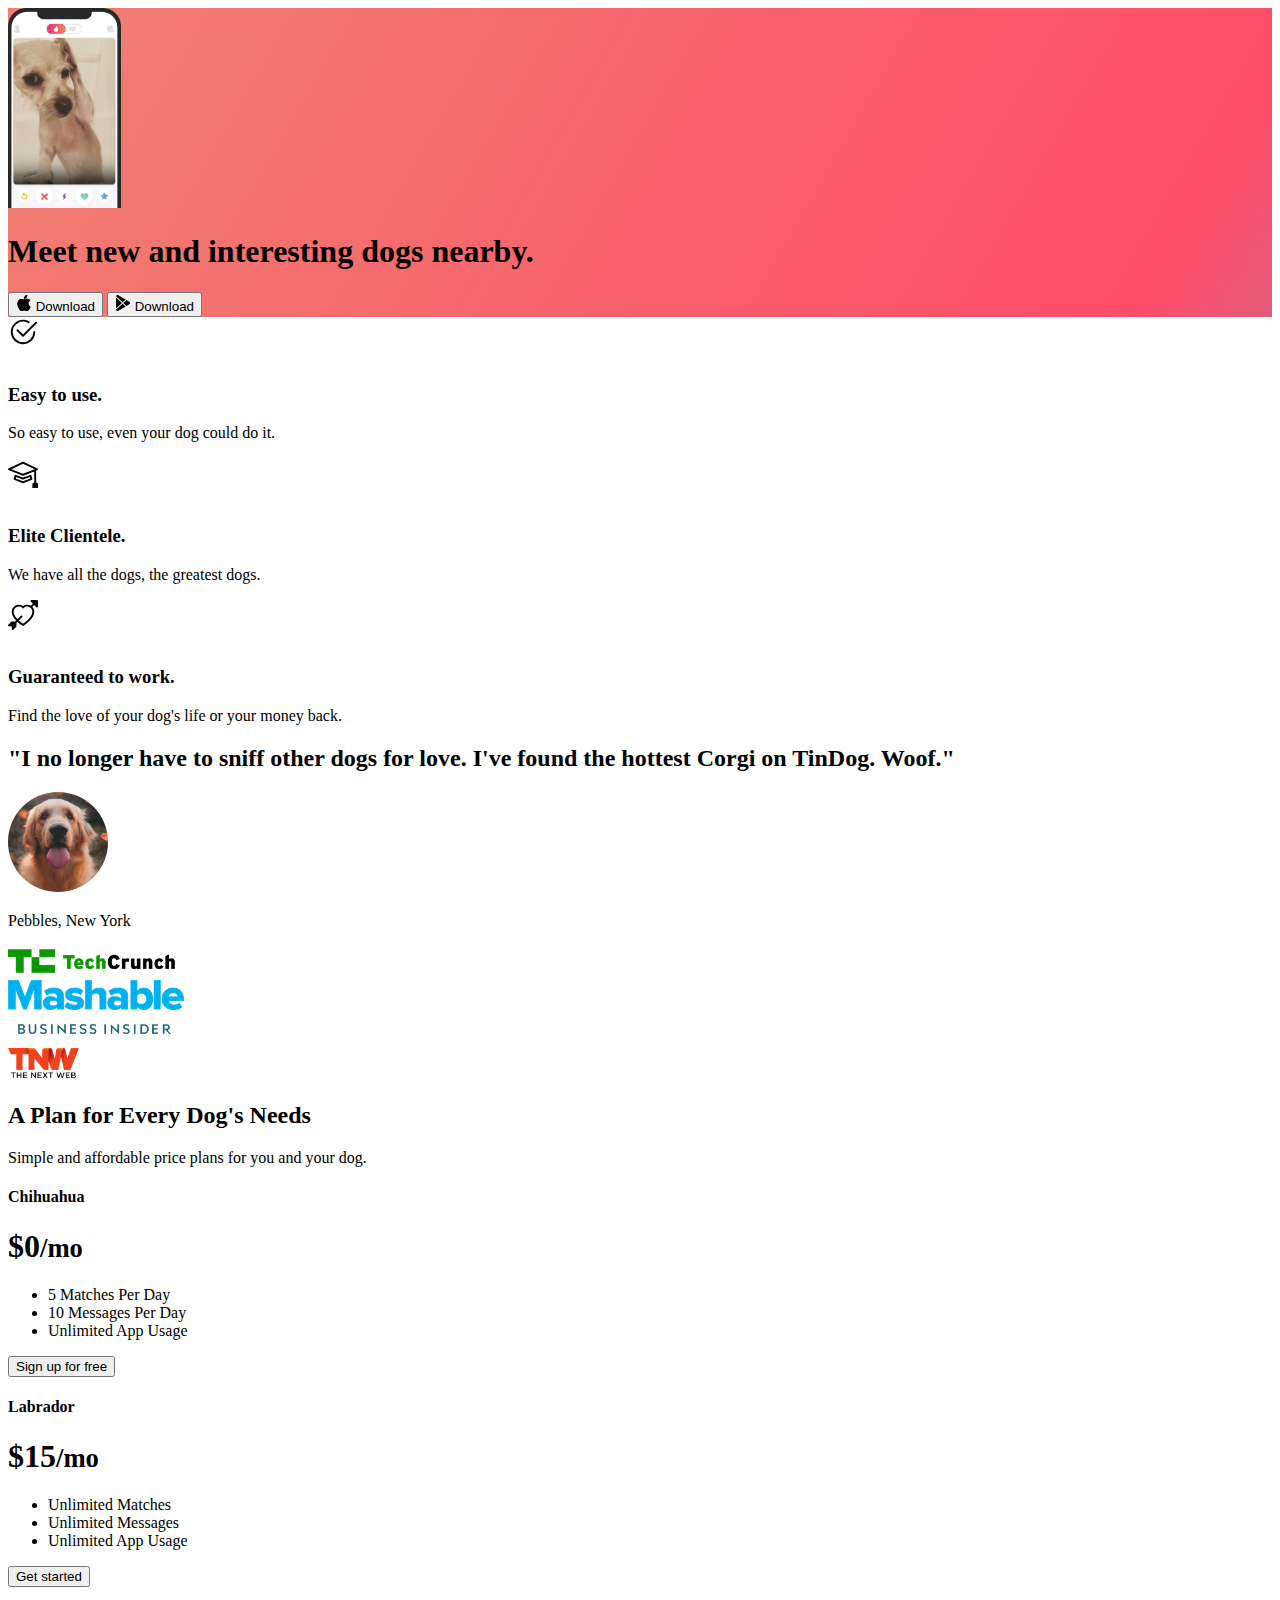
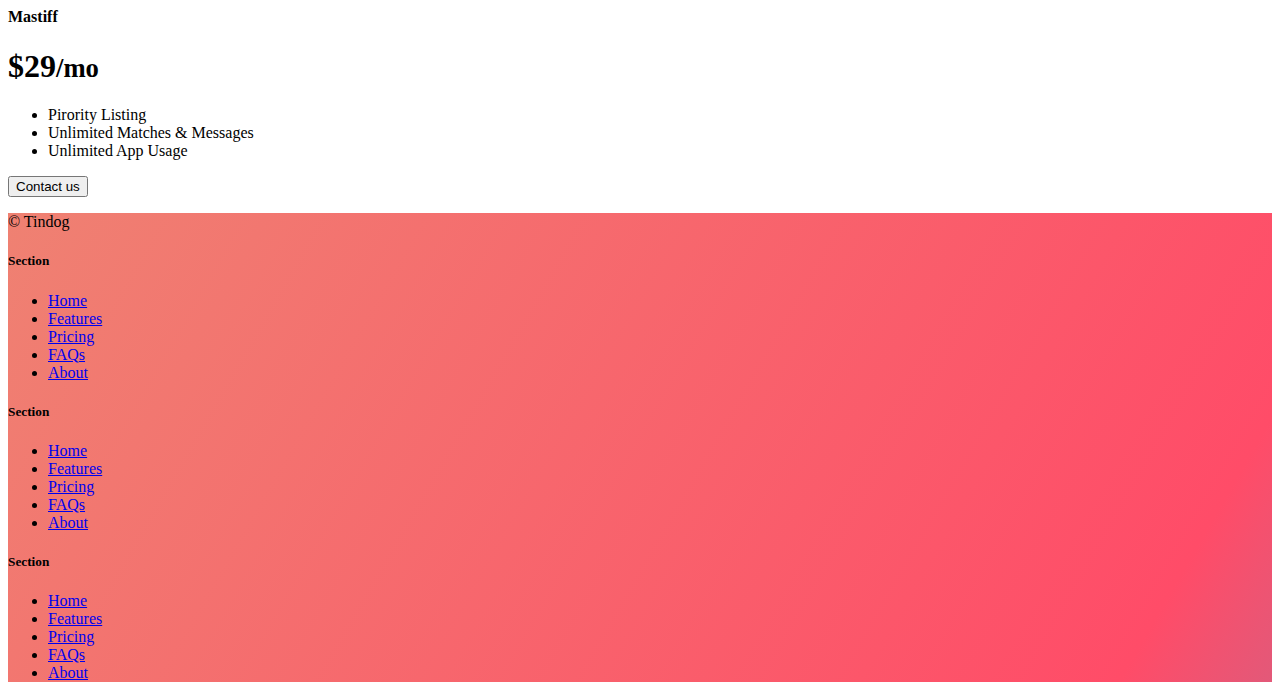
<file: pag/11.3 TinDog Project/solution.html>
<!DOCTYPE html>
<html lang="en">

<head>
  <meta charset="UTF-8">
  <meta name="viewport" content="width=device-width, initial-scale=1.0">
  <title>TinDog</title>
  <link href="https://cdn.jsdelivr.net/npm/bootstrap@5.3.0-alpha3/dist/css/bootstrap.min.css" rel="stylesheet"
    integrity="sha384-KK94CHFLLe+nY2dmCWGMq91rCGa5gtU4mk92HdvYe+M/SXH301p5ILy+dN9+nJOZ" crossorigin="anonymous">
  <link rel="stylesheet" href="./css/solution.css">
</head>

<body>


  <!-- Title -->
  <section id="title" class="gradient-background">

    <div class="container col-xxl-8 px-4 pt-5">
      <div class="row flex-lg-row-reverse align-items-center g-5 pt-5">
        <div class="col-10 col-sm-8 col-lg-6">
          <img src="./images/iphone.png" class="d-block mx-lg-auto img-fluid" alt="Bootstrap Themes" height="200"
            loading="lazy">
        </div>
        <div class="col-lg-6">
          <h1 class="display-5 fw-bold text-body-emphasis lh-1 mb-3">Meet new and interesting dogs nearby.</h1>

          <div class="d-grid gap-2 d-md-flex justify-content-md-start">
            <button type="button" class="btn btn-light btn-lg px-4 me-md-2"><svg xmlns="http://www.w3.org/2000/svg"
                width="16" height="16" fill="currentColor" class="bi bi-apple mb-1" viewBox="0 0 16 16">
                <path
                  d="M11.182.008C11.148-.03 9.923.023 8.857 1.18c-1.066 1.156-.902 2.482-.878 2.516.024.034 1.52.087 2.475-1.258.955-1.345.762-2.391.728-2.43Zm3.314 11.733c-.048-.096-2.325-1.234-2.113-3.422.212-2.189 1.675-2.789 1.698-2.854.023-.065-.597-.79-1.254-1.157a3.692 3.692 0 0 0-1.563-.434c-.108-.003-.483-.095-1.254.116-.508.139-1.653.589-1.968.607-.316.018-1.256-.522-2.267-.665-.647-.125-1.333.131-1.824.328-.49.196-1.422.754-2.074 2.237-.652 1.482-.311 3.83-.067 4.56.244.729.625 1.924 1.273 2.796.576.984 1.34 1.667 1.659 1.899.319.232 1.219.386 1.843.067.502-.308 1.408-.485 1.766-.472.357.013 1.061.154 1.782.539.571.197 1.111.115 1.652-.105.541-.221 1.324-1.059 2.238-2.758.347-.79.505-1.217.473-1.282Z" />
                <path
                  d="M11.182.008C11.148-.03 9.923.023 8.857 1.18c-1.066 1.156-.902 2.482-.878 2.516.024.034 1.52.087 2.475-1.258.955-1.345.762-2.391.728-2.43Zm3.314 11.733c-.048-.096-2.325-1.234-2.113-3.422.212-2.189 1.675-2.789 1.698-2.854.023-.065-.597-.79-1.254-1.157a3.692 3.692 0 0 0-1.563-.434c-.108-.003-.483-.095-1.254.116-.508.139-1.653.589-1.968.607-.316.018-1.256-.522-2.267-.665-.647-.125-1.333.131-1.824.328-.49.196-1.422.754-2.074 2.237-.652 1.482-.311 3.83-.067 4.56.244.729.625 1.924 1.273 2.796.576.984 1.34 1.667 1.659 1.899.319.232 1.219.386 1.843.067.502-.308 1.408-.485 1.766-.472.357.013 1.061.154 1.782.539.571.197 1.111.115 1.652-.105.541-.221 1.324-1.059 2.238-2.758.347-.79.505-1.217.473-1.282Z" />
              </svg> Download</button>
            <button type="button" class="btn btn-outline-light btn-lg px-4"><svg xmlns="http://www.w3.org/2000/svg"
                width="16" height="16" fill="currentColor" class="bi bi-google-play mb-1" viewBox="0 0 16 16">
                <path
                  d="M14.222 9.374c1.037-.61 1.037-2.137 0-2.748L11.528 5.04 8.32 8l3.207 2.96 2.694-1.586Zm-3.595 2.116L7.583 8.68 1.03 14.73c.201 1.029 1.36 1.61 2.303 1.055l7.294-4.295ZM1 13.396V2.603L6.846 8 1 13.396ZM1.03 1.27l6.553 6.05 3.044-2.81L3.333.215C2.39-.341 1.231.24 1.03 1.27Z" />
              </svg> Download</button>
          </div>
        </div>
      </div>
    </div>
  </section>
  <!-- Features -->
  <section id="features">
    <div class="container mt-5">
      <div class="row g-4 py-5 row-cols-1 row-cols-lg-3">
        <div class="col d-flex align-items-start">
          <div
            class="icon-square text-body-emphasis bg-body-secondary d-inline-flex align-items-center justify-content-center fs-4 flex-shrink-0 me-3">
            <svg xmlns="http://www.w3.org/2000/svg" height="30" fill="currentColor" class="bi bi-check2-circle"
              viewBox="0 0 16 16">
              <path
                d="M2.5 8a5.5 5.5 0 0 1 8.25-4.764.5.5 0 0 0 .5-.866A6.5 6.5 0 1 0 14.5 8a.5.5 0 0 0-1 0 5.5 5.5 0 1 1-11 0z" />
              <path
                d="M15.354 3.354a.5.5 0 0 0-.708-.708L8 9.293 5.354 6.646a.5.5 0 1 0-.708.708l3 3a.5.5 0 0 0 .708 0l7-7z" />
            </svg>
          </div>
          <div>
            <h3 class="fs-2">Easy to use.</h3>
            <p>So easy to use, even your dog could do it.</p>

          </div>
        </div>
        <div class="col d-flex align-items-start">
          <div
            class="icon-square text-body-emphasis bg-body-secondary d-inline-flex align-items-center justify-content-center fs-4 flex-shrink-0 me-3">
            <svg xmlns="http://www.w3.org/2000/svg" height="30" fill="currentColor" class="bi bi-mortarboard"
              viewBox="0 0 16 16">
              <path
                d="M8.211 2.047a.5.5 0 0 0-.422 0l-7.5 3.5a.5.5 0 0 0 .025.917l7.5 3a.5.5 0 0 0 .372 0L14 7.14V13a1 1 0 0 0-1 1v2h3v-2a1 1 0 0 0-1-1V6.739l.686-.275a.5.5 0 0 0 .025-.917l-7.5-3.5ZM8 8.46 1.758 5.965 8 3.052l6.242 2.913L8 8.46Z" />
              <path
                d="M4.176 9.032a.5.5 0 0 0-.656.327l-.5 1.7a.5.5 0 0 0 .294.605l4.5 1.8a.5.5 0 0 0 .372 0l4.5-1.8a.5.5 0 0 0 .294-.605l-.5-1.7a.5.5 0 0 0-.656-.327L8 10.466 4.176 9.032Zm-.068 1.873.22-.748 3.496 1.311a.5.5 0 0 0 .352 0l3.496-1.311.22.748L8 12.46l-3.892-1.556Z" />
            </svg>
          </div>
          <div>
            <h3 class="fs-2">Elite Clientele.</h3>
            <p>We have all the dogs, the greatest dogs.</p>

          </div>
        </div>
        <div class="col d-flex align-items-start">
          <div
            class="icon-square text-body-emphasis bg-body-secondary d-inline-flex align-items-center justify-content-center fs-4 flex-shrink-0 me-3">
            <svg xmlns="http://www.w3.org/2000/svg" height="30" fill="currentColor" class="bi bi-arrow-through-heart"
              viewBox="0 0 16 16">
              <path fill-rule="evenodd"
                d="M2.854 15.854A.5.5 0 0 1 2 15.5V14H.5a.5.5 0 0 1-.354-.854l1.5-1.5A.5.5 0 0 1 2 11.5h1.793l.53-.53c-.771-.802-1.328-1.58-1.704-2.32-.798-1.575-.775-2.996-.213-4.092C3.426 2.565 6.18 1.809 8 3.233c1.25-.98 2.944-.928 4.212-.152L13.292 2 12.147.854A.5.5 0 0 1 12.5 0h3a.5.5 0 0 1 .5.5v3a.5.5 0 0 1-.854.354L14 2.707l-1.006 1.006c.236.248.44.531.6.845.562 1.096.585 2.517-.213 4.092-.793 1.563-2.395 3.288-5.105 5.08L8 13.912l-.276-.182a21.86 21.86 0 0 1-2.685-2.062l-.539.54V14a.5.5 0 0 1-.146.354l-1.5 1.5Zm2.893-4.894A20.419 20.419 0 0 0 8 12.71c2.456-1.666 3.827-3.207 4.489-4.512.679-1.34.607-2.42.215-3.185-.817-1.595-3.087-2.054-4.346-.761L8 4.62l-.358-.368c-1.259-1.293-3.53-.834-4.346.761-.392.766-.464 1.845.215 3.185.323.636.815 1.33 1.519 2.065l1.866-1.867a.5.5 0 1 1 .708.708L5.747 10.96Z" />
            </svg>
          </div>
          <div>
            <h3 class="fs-2">Guaranteed to work.</h3>
            <p>Find the love of your dog's life or your money back.</p>

          </div>
        </div>
      </div>
    </div>
  </section>
  <!-- Testimonial -->
  <section id="testimonial">
    <div class="my-5">
      <div class="p-5 text-center bg-body-tertiary">
        <div class="container py-5">
          <h2 class="text-body-emphasis">"I no longer have to sniff other dogs for love. I've found the hottest Corgi on
            TinDog. Woof."</h2>
          <img class="profile-img mt-5" src="./images/dog-img.jpg" alt="dog image">
          <p class="col-lg-8 mx-auto lead mt-2">
            Pebbles, New York
          </p>
        </div>

        <div class="container">
          <div class="row">
            <div class="col-lg-3 col-sm-12">
              <img src="./images/techcrunch.png" alt="techcrunch" height="30">
            </div>
            <div class="col-lg-3 col-sm-12">
              <img src="./images/mashable.png" alt="mashable" height="30">
            </div>
            <div class="col-lg-3 col-sm-12">
              <img src="./images/bizinsider.png" alt="bizinsider" height="30">
            </div>
            <div class="col-lg-3 col-sm-12">
              <img src="./images/tnw.png" alt="tnw" height="30">
            </div>
          </div>
        </div>
      </div>
    </div>
  </section>
  <!-- Pricing -->
  <section id="pricing">
    <div class="container">
      <div class="pricing-header p-3 pb-md-4 mx-auto text-center">
        <h2 class="display-4 fw-normal">A Plan for Every Dog's Needs</h2>
        <p class="fs-5 text-body-secondary">Simple and affordable price plans for you and your dog.
      </div>
      <div class="row row-cols-1 row-cols-md-3 mb-3 text-center">
        <div class="col">
          <div class="card mb-4 rounded-3 shadow-sm">
            <div class="card-header py-3">
              <h4 class="my-0 fw-normal">Chihuahua</h4>
            </div>
            <div class="card-body">
              <h1 class="card-title pricing-card-title">$0<small class="text-body-secondary fw-light">/mo</small></h1>
              <ul class="list-unstyled mt-3 mb-4">
                <li>5 Matches Per Day</li>
                <li>10 Messages Per Day</li>
                <li>Unlimited App Usage</li>
              </ul>
              <button type="button" class="w-100 btn btn-lg btn-outline-dark">Sign up for free</button>
            </div>
          </div>
        </div>
        <div class="col">
          <div class="card mb-4 rounded-3 shadow-sm">
            <div class="card-header py-3">
              <h4 class="my-0 fw-normal">Labrador</h4>
            </div>
            <div class="card-body">
              <h1 class="card-title pricing-card-title">$15<small class="text-body-secondary fw-light">/mo</small></h1>
              <ul class="list-unstyled mt-3 mb-4">
                <li>Unlimited Matches</li>
                <li>Unlimited Messages</li>
                <li>Unlimited App Usage</li>
              </ul>
              <button type="button" class="w-100 btn btn-lg btn-dark">Get started</button>
            </div>
          </div>
        </div>
        <div class="col">
          <div class="card mb-4 rounded-3 shadow-sm border-dark">
            <div class="card-header py-3 text-bg-dark border-dark">
              <h4 class="my-0 fw-normal">Mastiff</h4>
            </div>
            <div class="card-body">
              <h1 class="card-title pricing-card-title">$29<small class="text-body-secondary fw-light">/mo</small></h1>
              <ul class="list-unstyled mt-3 mb-4">
                <li>Pirority Listing</li>
                <li>Unlimited Matches & Messages</li>
                <li>Unlimited App Usage</li>
              </ul>
              <button type="button" class="w-100 btn btn-lg btn-dark">Contact us</button>
            </div>
          </div>
        </div>
      </div>
    </div>
  </section>
  <!-- Footer -->
  <section id="contact" class="gradient-background">
    <div class="container ">
      <footer class="row row-cols-1 row-cols-sm-2 row-cols-md-5 py-5 mt-5 border-top">
        <div class="col mb-3">

          <p class="text-body-secondary">© Tindog</p>
        </div>

        <div class="col mb-3">

        </div>

        <div class="col mb-3">
          <h5>Section</h5>
          <ul class="nav flex-column">
            <li class="nav-item mb-2"><a href="#" class="nav-link p-0 text-body-secondary">Home</a></li>
            <li class="nav-item mb-2"><a href="#" class="nav-link p-0 text-body-secondary">Features</a></li>
            <li class="nav-item mb-2"><a href="#" class="nav-link p-0 text-body-secondary">Pricing</a></li>
            <li class="nav-item mb-2"><a href="#" class="nav-link p-0 text-body-secondary">FAQs</a></li>
            <li class="nav-item mb-2"><a href="#" class="nav-link p-0 text-body-secondary">About</a></li>
          </ul>
        </div>

        <div class="col mb-3">
          <h5>Section</h5>
          <ul class="nav flex-column">
            <li class="nav-item mb-2"><a href="#" class="nav-link p-0 text-body-secondary">Home</a></li>
            <li class="nav-item mb-2"><a href="#" class="nav-link p-0 text-body-secondary">Features</a></li>
            <li class="nav-item mb-2"><a href="#" class="nav-link p-0 text-body-secondary">Pricing</a></li>
            <li class="nav-item mb-2"><a href="#" class="nav-link p-0 text-body-secondary">FAQs</a></li>
            <li class="nav-item mb-2"><a href="#" class="nav-link p-0 text-body-secondary">About</a></li>
          </ul>
        </div>

        <div class="col mb-3">
          <h5>Section</h5>
          <ul class="nav flex-column">
            <li class="nav-item mb-2"><a href="#" class="nav-link p-0 text-body-secondary">Home</a></li>
            <li class="nav-item mb-2"><a href="#" class="nav-link p-0 text-body-secondary">Features</a></li>
            <li class="nav-item mb-2"><a href="#" class="nav-link p-0 text-body-secondary">Pricing</a></li>
            <li class="nav-item mb-2"><a href="#" class="nav-link p-0 text-body-secondary">FAQs</a></li>
            <li class="nav-item mb-2"><a href="#" class="nav-link p-0 text-body-secondary">About</a></li>
          </ul>
        </div>
      </footer>
    </div>
  </section>
</body>

</html>
</file>
<file: style.css>
* {
    margin: 0;
    padding: 0;
    box-sizing: border-box;

}

body {
    font-family:'Lucida Sans', 'Lucida Sans Regular', 'Lucida Grande', 'Lucida Sans Unicode', Geneva, Verdana, sans-serif;
    padding: 0;
    scroll-behavior: smooth;
    margin: 0;
}

.container {
    padding: 60px 0;
    width: 90%;
    max-width: 1000px;
    margin: auto;
    overflow: hidden;
}

.titulo {
    color: rgb(30, 9, 48);
    font-size: 30px;
    text-align: center;
    margin-bottom: 60px;

}

/*header*/

header {
    width: 100%;
    height: 700px;
    background-image: url('./imagenes/backgr.gif');
    background-size: cover;
    background-attachment:fixed;
    position:relative;
}

.logo {
    height: 50px;
    cursor: pointer;
    padding: 10px;
}

nav {
    text-align: right;
    padding: 0px 0px 0px;
}
nav > a {
    color: black;
    font-weight: 800;
    text-decoration: none;
    margin-right: 20px;


}

nav > a:hover {
    text-decoration:underline;


}

header .text-header {
    display: flex;
    height: 430px;
    width: 50%;
    align-items: center;
    flex-direction: column;
    text-align: center;
    justify-content: center;
}
.text-header h1 {
    color: white;
    font-size: 50px;
}
.text-header h2 {
    color: white;
    font-size: 30px;
    font-weight: 300;
}

.wave {
    position:absolute;
    width: 100%;
    bottom: 0;
}

/* about */
.imagen-aboutme {
    border-radius: 20%;
}

.container-aboutme {
    display: flex;
    justify-content: space-between;
    align-items: center;
}

.text-about {
    width: 48%;
    height: 500px;
    justify-content:  center;
    align-content: center;
    background: #ea5974a2;
    padding: 50px;
}
.text-about h3 {
    text-align: center;
    color: white;
}
.text-about p {
    text-align: justify;
    font-weight: 500;
    color: white;
}
 

/* portafolio  */

.portfolio {
    display: flex;
    background-color: white;
    justify-content: center;
    justify-items: center;
    height: 800px;
}

.galeria {
    width: 100%;
    max-width: 1000px;
    margin: 20px auto;
    align-content: center;
    text-align: center;
}


.galeria .imagen {
    display:inline-block;
    width: 28%;
    margin: 10px 20px;
    position: relative;
}

.galeria img {
    width: 100%;
    vertical-align: top;
}

.galeria .imagen .overlay {
    position: absolute;
    background-color: #5e0329b8;
    width: 100%;
    height: 100%;
    padding: 10px;
    transition: 1s all ease;
    text-align: center;
    left: 0;
    bottom: 0;
    opacity: 0;
}

.galeria .imagen .overlay p {
    font-weight: normal;
    color: white;
    margin-top: 30%;
    line-height: 22px;
    text-align: center;
}

.galeria .imagen:hover .overlay {
    opacity: 1;
}


/*footer*/

footer {
    background-color: #5e0329b8;
    padding: 60px 0 30 0;
    margin: auto;
    overflow: hidden;
}
.contenteiner-footer {
    display: flex;
    width: 90%;
    justify-content: space-evenly;
    margin: auto;
    padding-bottom: 30px;
}

.content-foo {
text-align: center;
}

.content-foo > h3{
    color: white;
    padding-bottom: 5px;
    margin-bottom: 5px;
}

.titulo-final {
    text-align: left;
    font-size: 15px;
    margin-left: 15px;
    color: black;
}

    .redes {
        display: flex;
        justify-content: center;
        gap: 10px;

    }

    .redes a {
        color: white;
        font-size: 30px;
        padding: 30px;
    }


    @media (max-width: 600px) {
        .body{
            margin-bottom: 30px;
        }
        .header {
            background-position: center;
            background-size: contain;

            
        }
        .text-header {
            text-align: center;
            padding-left: 50%;
        }
        
        .container-aboutme {
            flex-direction:column-reverse;
            justify-content: center;
            align-items: center;
            text-align: justify;
        }
        .text-about {
            width: 100%;
            height: auto;
            flex-direction: column;
            justify-content: center;

        }
        .imagen-aboutme {
            width: 50%;
            flex-direction: column;
            height: auto;
            padding-top: 10px;
        }

        .galeria .imagen {
            width: 40%;
        }
        .galeria .imagen .overlay p  {
            font-size: 12px;
        }


.container-footer {
    justify-content: center;
    width: 100%;

}
    }
</file>
<file: pag/11.3 TinDog Project/css/solution.css>
.gradient-background {
  background: linear-gradient(300deg, #00bfff, #ff4c68, #ef8172);
  background-size: 180% 180%;
  animation: gradient-animation 18s ease infinite;
}

@keyframes gradient-animation {
  0% {
    background-position: 0% 50%;
  }
  50% {
    background-position: 100% 50%;
  }
  100% {
    background-position: 0% 50%;
  }
}

.icon-square {
  width: 3rem;
  height: 3rem;
  border-radius: 0.75rem;
}

.profile-img {
  border-radius: 50%;
  height: 100px;
}
</file>
